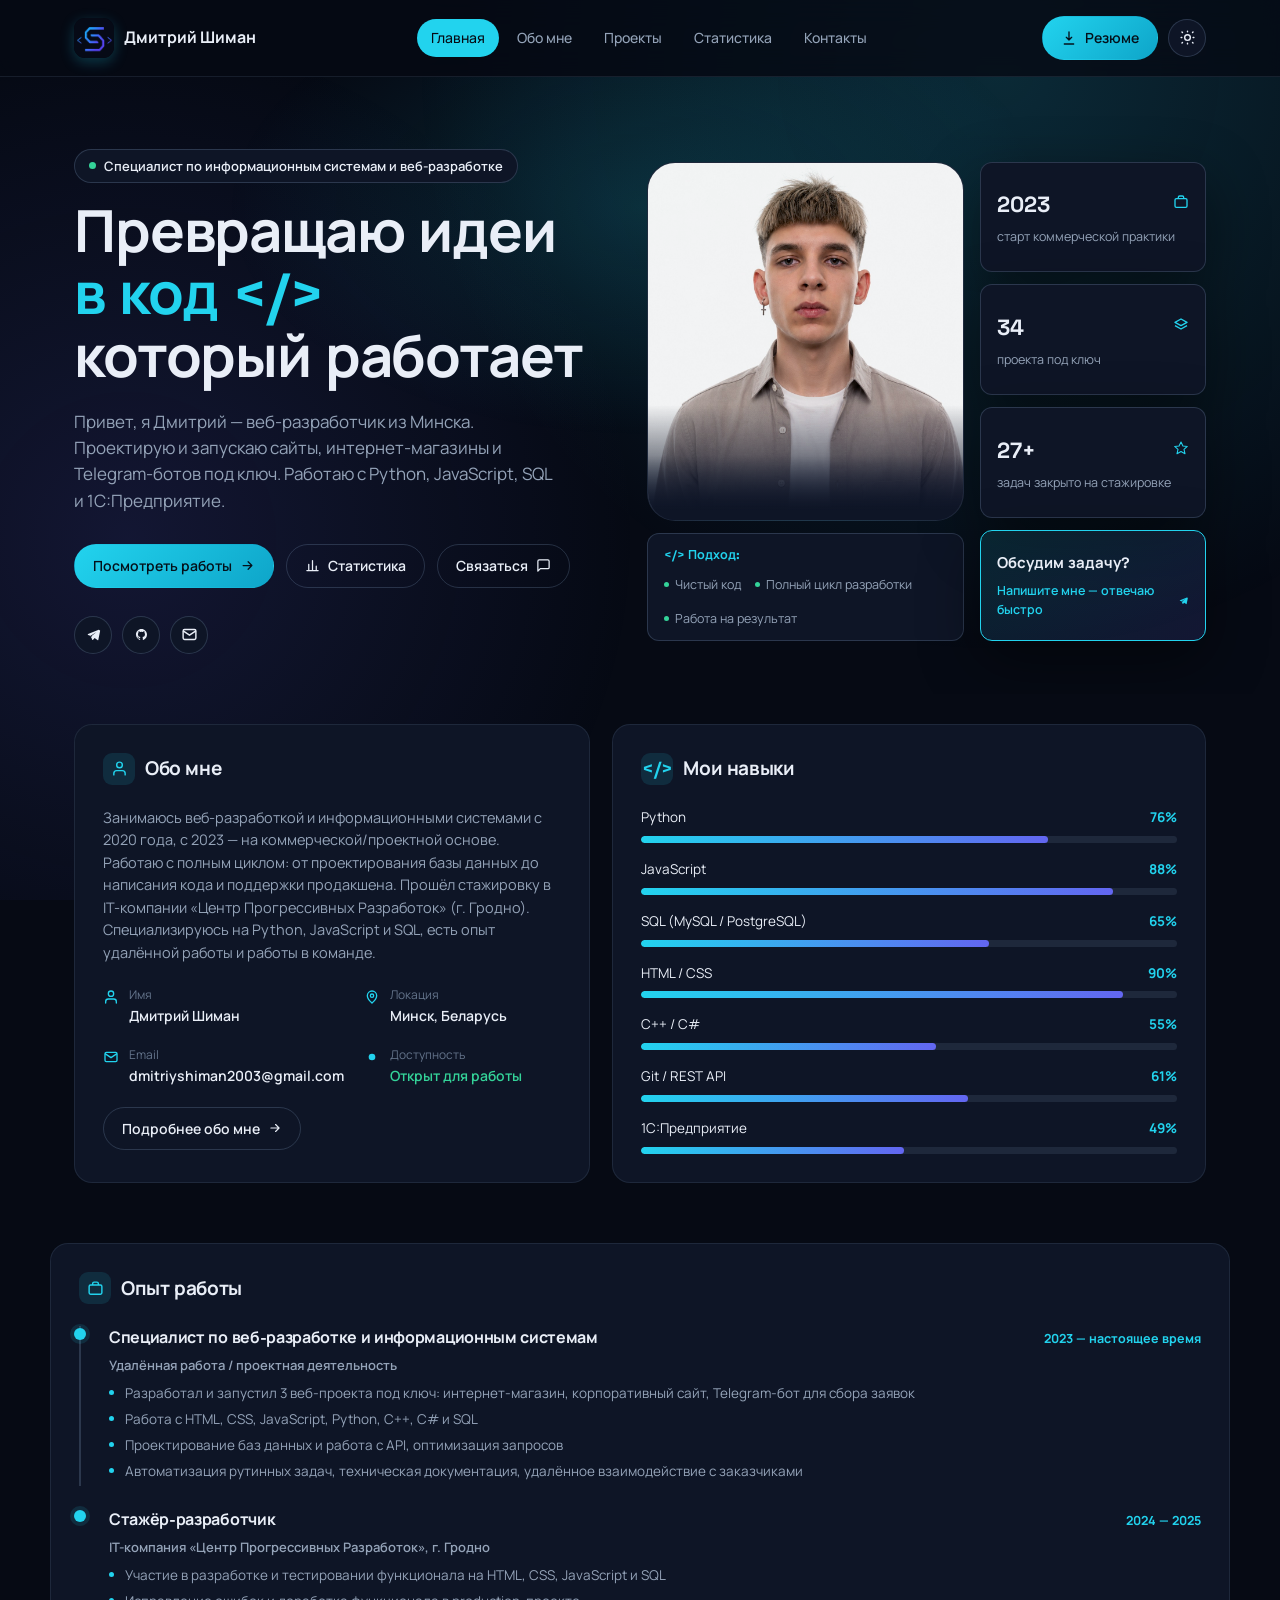
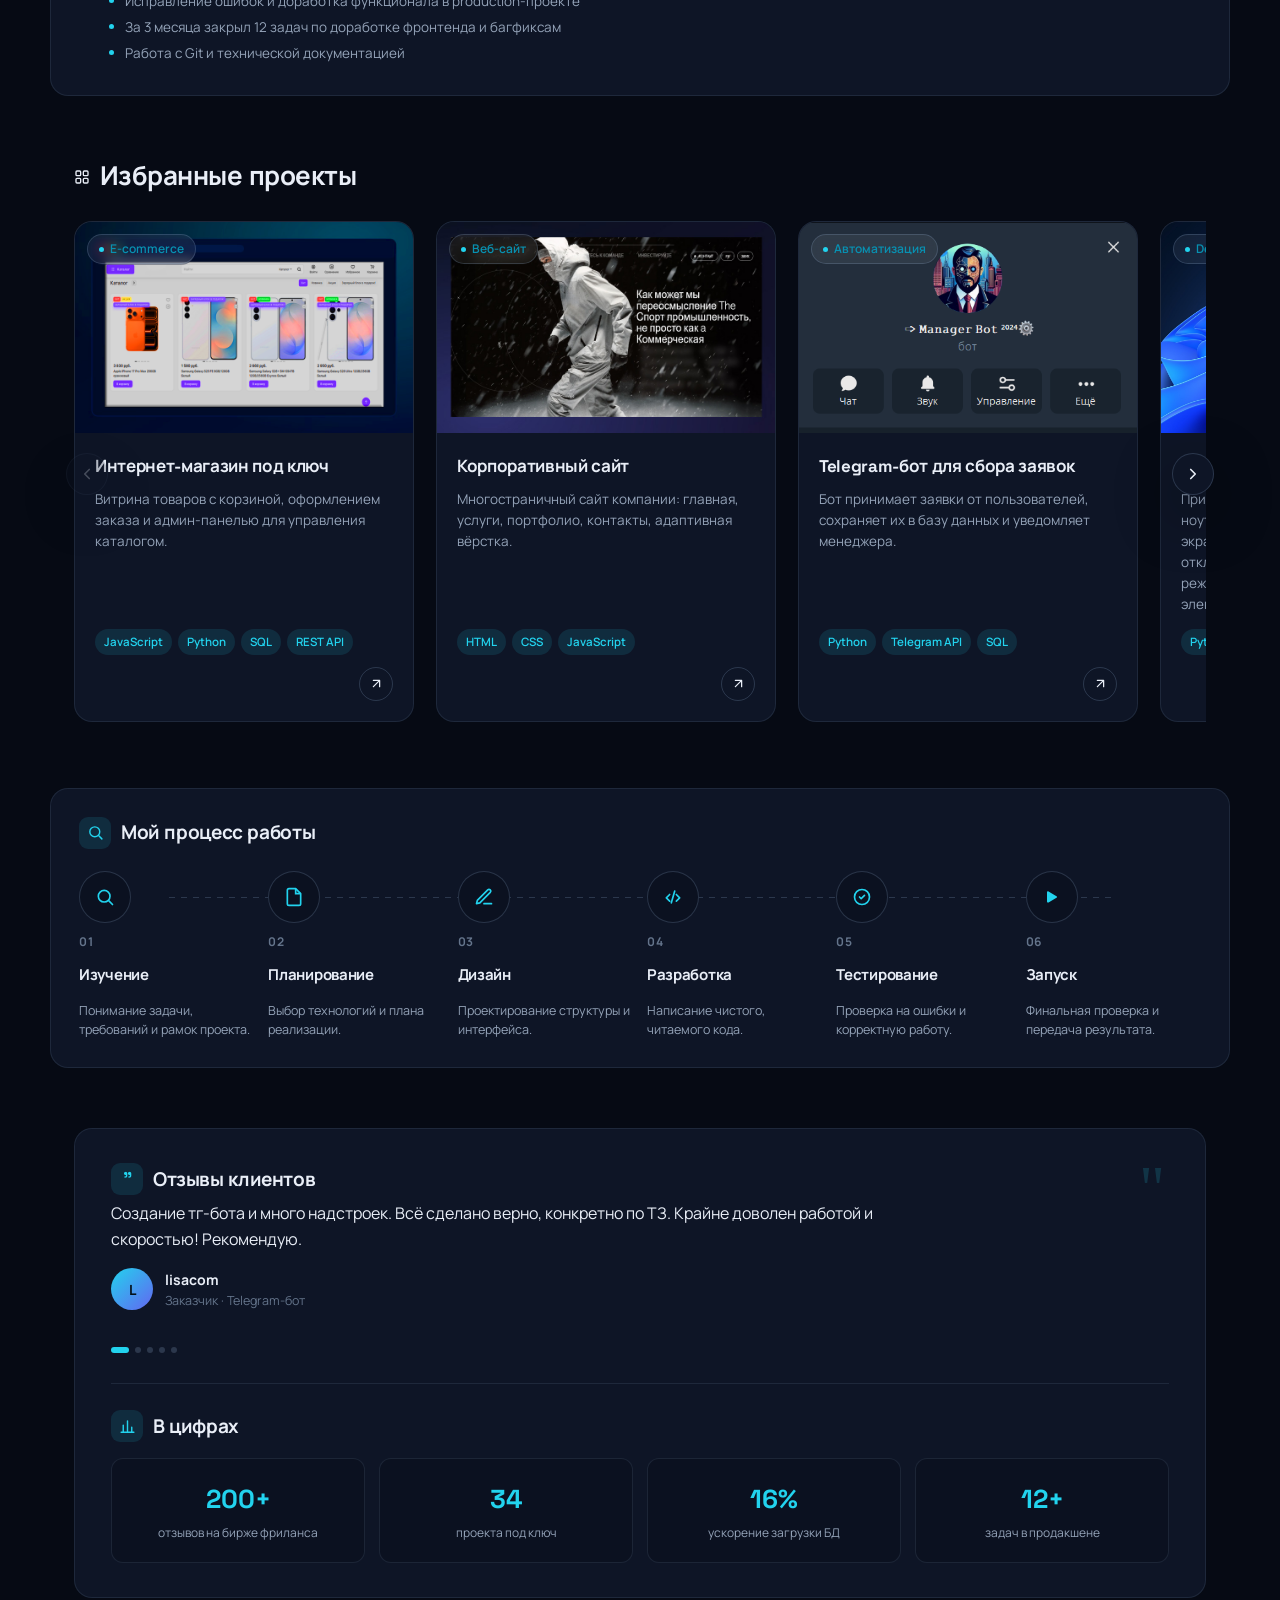
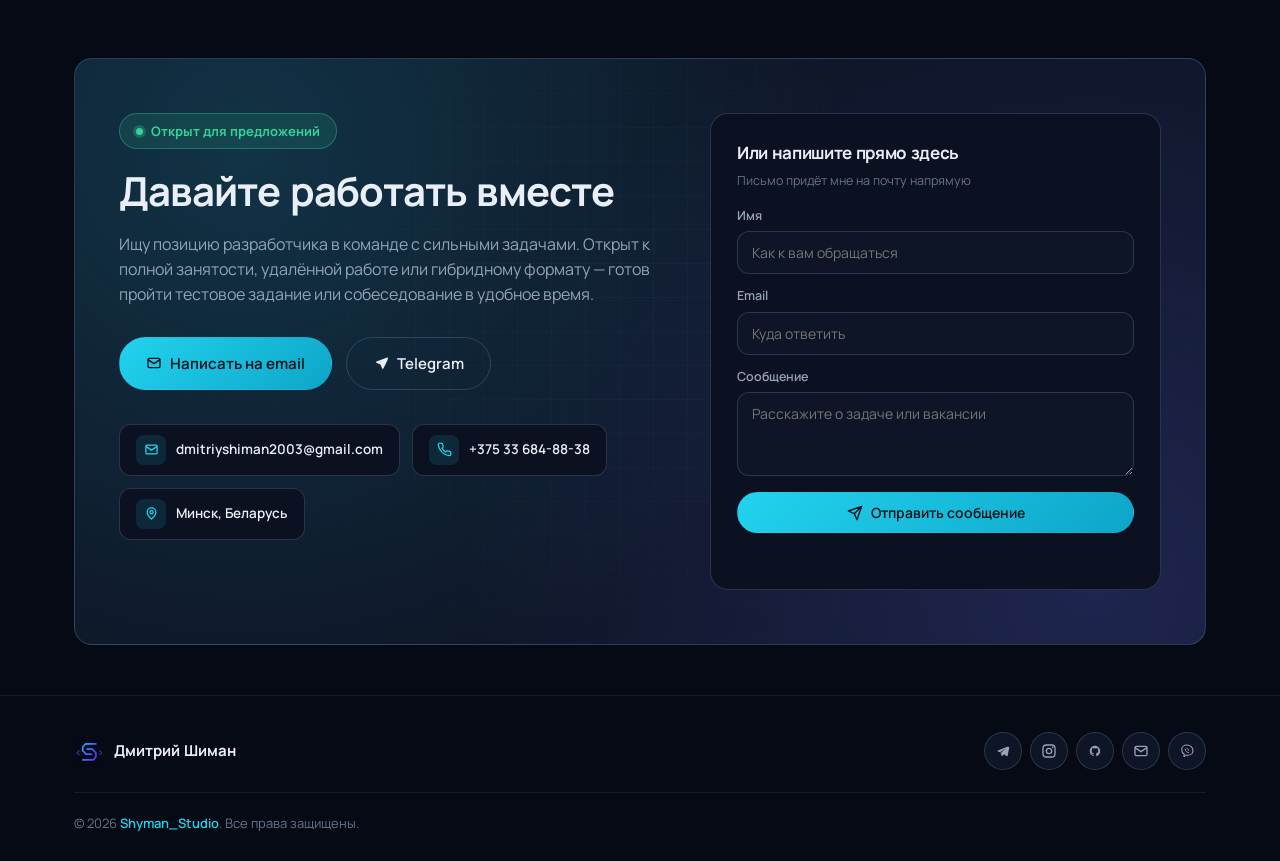
<file: index.html>
<!DOCTYPE html>
<html lang="ru">
<head>
<meta charset="UTF-8" />
<meta name="viewport" content="width=device-width, initial-scale=1.0" />
<title>Дмитрий Шиман — Портфолио</title>
<meta name="description" content="Портфолио веб-разработчика Дмитрия Шимана" />
<link rel="icon" href="assets/favicon.ico" sizes="any">
<link rel="icon" type="image/png" sizes="32x32" href="assets/favicon-32.png">
<link rel="icon" type="image/png" href="assets/logo-icon.png">
<link rel="apple-touch-icon" href="assets/favicon-180.png">
<link rel="preconnect" href="https://fonts.googleapis.com">
<link href="https://fonts.googleapis.com/css2?family=Space+Grotesk:wght@500;600;700&family=Manrope:wght@400;500;600;700;800&display=swap" rel="stylesheet">
<link rel="stylesheet" href="style.css" />
</head>
<body>

<header class="site-header">
  <div class="scroll-progress" id="scrollProgress"></div>
  <div class="header-inner">
    <div class="brand">
      <img src="assets/logo-icon.png" alt="Логотип" width="40" height="40" style="border-radius:11px;" />
      <span id="brandName">Дмитрий Шиман</span>
    </div>

    <nav class="main-nav" id="mainNav">
      <a href="#home" class="active">Главная</a>
      <a href="#about">Обо мне</a>
      <a href="#projects">Проекты</a>
      <a href="statistics.html">Статистика</a>
      <a href="#contact">Контакты</a>
    </nav>

    <div class="header-actions">
      <a class="btn btn-primary" id="cvBtn" href="#" download>
        <svg viewBox="0 0 24 24" fill="none" width="16" height="16"><path d="M12 3v12m0 0l-4-4m4 4l4-4M5 21h14" stroke="currentColor" stroke-width="2" stroke-linecap="round" stroke-linejoin="round"/></svg>
        <span>Резюме</span>
      </a>
      <button class="icon-btn" id="themeToggle" aria-label="Переключить тему">
        <svg viewBox="0 0 24 24" fill="none" width="17" height="17"><path d="M12 3v1M12 20v1M4.2 4.2l.7.7M19.1 19.1l.7.7M3 12h1M20 12h1M4.2 19.8l.7-.7M19.1 4.9l.7-.7M12 8a4 4 0 100 8 4 4 0 000-8z" stroke="currentColor" stroke-width="2" stroke-linecap="round"/></svg>
      </button>
      <button class="icon-btn nav-toggle" id="navToggle" aria-label="Меню">
        <svg viewBox="0 0 24 24" fill="none" width="18" height="18"><path d="M4 7h16M4 12h16M4 17h16" stroke="currentColor" stroke-width="2" stroke-linecap="round"/></svg>
      </button>
    </div>
  </div>
</header>

<div class="mobile-nav" id="mobileNav">
  <button class="icon-btn close-btn" id="mobileNavClose" aria-label="Закрыть меню">✕</button>
  <a href="#home">Главная</a>
  <a href="#about">Обо мне</a>
  <a href="#projects">Проекты</a>
  <a href="#contact">Контакты</a>
  <a href="statistics.html" style="margin-top: 20px; color: var(--accent);">Cтатистика</a>
</div>

<main>
  <!-- HERO -->
  <section class="hero" id="home">
    <div class="wrap hero-grid">
      <div>
        <span class="badge"><span class="dot"></span><span id="heroRole">Full-stack разработчик</span></span>
        <h1 id="heroTitle">Я создаю цифровые <span class="accent">продукты</span><br>которые важны.</h1>
        <p class="hero-text" id="heroText">Текст о себе.</p>
        <div class="hero-cta">
          <a href="#projects" class="btn btn-primary">Посмотреть работы
            <svg viewBox="0 0 24 24" fill="none" width="15" height="15"><path d="M5 12h14M13 6l6 6-6 6" stroke="currentColor" stroke-width="2" stroke-linecap="round" stroke-linejoin="round"/></svg>
          </a>
          <a href="statistics.html" class="btn btn-outline">
            <svg viewBox="0 0 24 24" fill="none" width="15" height="15"><path d="M3 20h18M6 20V10M12 20V4M18 20v-7" stroke="currentColor" stroke-width="2" stroke-linecap="round"/></svg>
            Статистика
          </a>
          <a href="#contact" class="btn btn-outline">Связаться
            <svg viewBox="0 0 24 24" fill="none" width="15" height="15"><path d="M21 15a2 2 0 01-2 2H7l-4 4V5a2 2 0 012-2h14a2 2 0 012 2z" stroke="currentColor" stroke-width="2" stroke-linecap="round" stroke-linejoin="round"/></svg>
          </a>
        </div>
        <div class="social-row" id="socialRow"></div>
      </div>

      <div class="hero-visual">
        <div class="hero-photo-col">
          <div class="hero-photo-frame" id="heroPhotoFrame">
            <div class="placeholder-face">Ваше фото<br><span style="font-size:12px">замените heroImage в config.js</span></div>
          </div>
          <div class="hero-approach-strip">
            <span class="head">&lt;/&gt; Подход:</span>
            <ul id="heroBadgesList"></ul>
          </div>
        </div>
        <div class="floating-stats" id="floatingStats"></div>
      </div>
    </div>
  </section>

  <!-- ABOUT + SKILLS -->
  <section id="about">
    <div class="wrap two-col">
      <div class="panel reveal">
        <div class="panel-head">
          <h3><span class="icon-wrap"><svg viewBox="0 0 24 24" fill="none" width="16" height="16"><path d="M20 21v-2a4 4 0 00-4-4H8a4 4 0 00-4 4v2M12 11a4 4 0 100-8 4 4 0 000 8z" stroke="currentColor" stroke-width="2" stroke-linecap="round" stroke-linejoin="round"/></svg></span>Обо мне</h3>
        </div>
        <p id="aboutText" style="color:var(--text-dim); font-size:14.5px;"></p>
        <div class="about-fields-grid">
          <div class="about-field">
            <svg viewBox="0 0 24 24" fill="none"><path d="M20 21v-2a4 4 0 00-4-4H8a4 4 0 00-4 4v2M12 11a4 4 0 100-8 4 4 0 000 8z" stroke="currentColor" stroke-width="2" stroke-linecap="round"/></svg>
            <div><div class="k">Имя</div><div class="v" id="aboutName"></div></div>
          </div>
          <div class="about-field">
            <svg viewBox="0 0 24 24" fill="none"><path d="M12 21s-7-6.2-7-11a7 7 0 1114 0c0 4.8-7 11-7 11z" stroke="currentColor" stroke-width="2"/><circle cx="12" cy="10" r="2.5" stroke="currentColor" stroke-width="2"/></svg>
            <div><div class="k">Локация</div><div class="v" id="aboutLocation"></div></div>
          </div>
          <div class="about-field">
            <svg viewBox="0 0 24 24" fill="none"><rect x="3" y="5" width="18" height="14" rx="2" stroke="currentColor" stroke-width="2"/><path d="M3 7l9 6 9-6" stroke="currentColor" stroke-width="2"/></svg>
            <div><div class="k">Email</div><div class="v" id="aboutEmail"></div></div>
          </div>
          <div class="about-field">
            <svg viewBox="0 0 24 24" fill="none" class="availability-dot"><circle cx="12" cy="12" r="5" fill="currentColor"/></svg>
            <div><div class="k">Доступность</div><div class="v" id="aboutAvailability" style="color:var(--success)"></div></div>
          </div>
        </div>
        <a href="#contact" class="btn btn-outline">Подробнее обо мне
          <svg viewBox="0 0 24 24" fill="none" width="14" height="14"><path d="M5 12h14M13 6l6 6-6 6" stroke="currentColor" stroke-width="2" stroke-linecap="round" stroke-linejoin="round"/></svg>
        </a>
      </div>

      <div class="panel reveal" id="skills">
        <div class="panel-head">
          <h3><span class="icon-wrap">&lt;/&gt;</span>Мои навыки</h3>
        </div>
        <div id="skillsList"></div>
      </div>
    </div>
  </section>

  <!-- EXPERIENCE -->
  <section id="experience">
    <div class="wrap panel reveal">
      <div class="panel-head">
        <h3><span class="icon-wrap"><svg viewBox="0 0 24 24" fill="none" width="16" height="16"><rect x="3" y="7" width="18" height="13" rx="2" stroke="currentColor" stroke-width="2"/><path d="M8 7V5a2 2 0 012-2h4a2 2 0 012 2v2" stroke="currentColor" stroke-width="2"/></svg></span>Опыт работы</h3>
      </div>
      <div class="timeline" id="experienceList"></div>
    </div>
  </section>

  <!-- PROJECTS -->
  <section id="projects">
    <div class="wrap">
      <div class="section-head reveal">
        <h2><span class="icon-wrap" style="display:inline-grid"><svg viewBox="0 0 24 24" fill="none" width="16" height="16"><rect x="3" y="3" width="7" height="7" rx="1.5" stroke="currentColor" stroke-width="2"/><rect x="14" y="3" width="7" height="7" rx="1.5" stroke="currentColor" stroke-width="2"/><rect x="3" y="14" width="7" height="7" rx="1.5" stroke="currentColor" stroke-width="2"/><rect x="14" y="14" width="7" height="7" rx="1.5" stroke="currentColor" stroke-width="2"/></svg></span>Избранные проекты</h2>
      </div>
      <div class="projects-scroller">
        <button class="projects-arrow prev" id="projectsPrev" aria-label="Прокрутить влево">
          <svg viewBox="0 0 24 24" fill="none"><path d="M15 6l-6 6 6 6" stroke="currentColor" stroke-width="2.2" stroke-linecap="round" stroke-linejoin="round"/></svg>
        </button>
        <div class="projects-grid" id="projectsGrid"></div>
        <button class="projects-arrow next" id="projectsNext" aria-label="Прокрутить вправо">
          <svg viewBox="0 0 24 24" fill="none"><path d="M9 6l6 6-6 6" stroke="currentColor" stroke-width="2.2" stroke-linecap="round" stroke-linejoin="round"/></svg>
        </button>
      </div>
    </div>
  </section>

  <!-- PROCESS -->
  <section id="process">
    <div class="wrap panel reveal">
      <div class="panel-head">
        <h3><span class="icon-wrap"><svg viewBox="0 0 24 24" fill="none" width="16" height="16"><circle cx="11" cy="11" r="7" stroke="currentColor" stroke-width="2"/><path d="M21 21l-4.3-4.3" stroke="currentColor" stroke-width="2" stroke-linecap="round"/></svg></span>Мой процесс работы</h3>
      </div>
      <div class="process-track" id="processTrack"></div>
    </div>
  </section>

  <!-- TESTIMONIALS + NUMBERS -->
  <section id="testimonials">
    <div class="wrap">
      <div class="panel social-proof-panel reveal">
        <div class="social-proof-top">
          <div class="panel-head" style="margin-bottom: 6px;">
            <h3><span class="icon-wrap" style="font-size:18px;">"</span>Отзывы клиентов</h3>
          </div>
          <div class="testimonial-quote-mark">"</div>
          <div id="testimonialSlot"></div>
          <div class="testimonial-dots" id="testimonialDots"></div>
        </div>
        <div class="social-proof-divider"></div>
        <div class="social-proof-bottom">
          <div class="panel-head" style="margin-bottom: 16px;">
            <h3><span class="icon-wrap"><svg viewBox="0 0 24 24" fill="none" width="16" height="16"><path d="M3 20h18M6 20V10M12 20V4M18 20v-7" stroke="currentColor" stroke-width="2" stroke-linecap="round"/></svg></span>В цифрах</h3>
          </div>
          <div class="numbers-grid" id="numbersGrid"></div>
        </div>
      </div>
    </div>
  </section>

  <!-- CONTACT -->
  <section id="contact">
    <div class="wrap">
      <div class="contact-cta reveal">
        <div class="contact-cta-grid">
          <div class="contact-cta-inner">
            <span class="contact-availability"><span class="dot"></span><span id="contactAvailability">Открыт для предложений</span></span>
            <h2 id="contactHeading"></h2>
            <p class="lead" id="contactText"></p>
            <div class="contact-actions">
              <a href="#" id="contactEmailBtn" class="btn btn-primary">
                <svg viewBox="0 0 24 24" fill="none" width="16" height="16"><rect x="3" y="5" width="18" height="14" rx="2" stroke="currentColor" stroke-width="2"/><path d="M3 7l9 6 9-6" stroke="currentColor" stroke-width="2"/></svg>
                Написать на email
              </a>
              <span class="copy-toast" id="copyToast">Email скопирован</span>
              <a href="#" id="contactTelegramBtn" class="btn btn-outline" target="_blank" rel="noopener">
                <svg viewBox="0 0 24 24" fill="currentColor" width="16" height="16"><path d="M22 5.9c-.15.28-.06.62.2.8L15.6 20.4a1 1 0 01-1.75-.1l-2.7-6-6-2.7a1 1 0 01-.1-1.75L21.3 3.9c.68-.34 1.42.4 1.08 1.08z"/></svg>
                Telegram
              </a>
            </div>
            <div class="contact-chips">
              <div class="contact-chip">
                <span class="icon-wrap"><svg viewBox="0 0 24 24" fill="none"><rect x="3" y="5" width="18" height="14" rx="2" stroke="currentColor" stroke-width="2"/><path d="M3 7l9 6 9-6" stroke="currentColor" stroke-width="2"/></svg></span>
                <span class="v" id="contactEmail"></span>
              </div>
              <div class="contact-chip">
                <span class="icon-wrap"><svg viewBox="0 0 24 24" fill="none"><path d="M22 16.92v3a2 2 0 01-2.18 2 19.8 19.8 0 01-8.63-3.07 19.5 19.5 0 01-6-6A19.8 19.8 0 012.11 4.18 2 2 0 014.09 2h3a2 2 0 012 1.72c.13.99.36 1.96.68 2.89a2 2 0 01-.45 2.11L8.1 9.9a16 16 0 006 6l1.18-1.18a2 2 0 012.11-.45 12.8 12.8 0 002.89.68A2 2 0 0122 16.92z" stroke="currentColor" stroke-width="2"/></svg></span>
                <span class="v" id="contactPhone"></span>
              </div>
              <div class="contact-chip">
                <span class="icon-wrap"><svg viewBox="0 0 24 24" fill="none"><path d="M12 21s-7-6.2-7-11a7 7 0 1114 0c0 4.8-7 11-7 11z" stroke="currentColor" stroke-width="2"/><circle cx="12" cy="10" r="2.5" stroke="currentColor" stroke-width="2"/></svg></span>
                <span class="v" id="contactLocation"></span>
              </div>
            </div>
          </div>

          <form class="contact-form-card" 
      action="https://formspree.io/f/xkjnjdnv" 
      method="POST"
      id="contactForm">
  <h3>Или напишите прямо здесь</h3>
  <p class="contact-form-note">Письмо придёт мне на почту напрямую</p>
  
  <!-- Скрытое поле для защиты от спама (опционально) -->
  <input type="text" name="_gotcha" style="display:none" />
  
  <label>
    <span>Имя</span>
    <input type="text" name="name" placeholder="Как к вам обращаться" required />
  </label>
  <label>
    <span>Email</span>
    <input type="email" name="email" placeholder="Куда ответить" required />
  </label>
  <label>
    <span>Сообщение</span>
    <textarea name="message" placeholder="Расскажите о задаче или вакансии" required></textarea>
  </label>
  
  <button type="submit" class="btn btn-primary" id="contactFormSubmit">
    <svg viewBox="0 0 24 24" fill="none" width="16" height="16">
      <path d="M22 2L11 13M22 2l-7 20-4-9-9-4 20-7z" stroke="currentColor" stroke-width="2" stroke-linecap="round" stroke-linejoin="round"/>
    </svg>
    Отправить сообщение
  </button>
  
  <p class="contact-form-status" id="contactFormStatus"></p>
</form>
        </div>
      </div>
    </div>
  </section>
</main>

<footer class="site-footer">
  <div class="wrap">
    <div class="footer-top">
      <div class="footer-brand">
        <img src="assets/logo-icon.png" alt="Логотип" />
        <span id="footerName">Дмитрий Шиман</span>
      </div>
      <div class="footer-socials" id="footerSocials"></div>
    </div>
    <div class="footer-bottom">
      <span>© <span id="footerYear"></span> <span class="studio">Shyman_Studio</span>. Все права защищены.</span>
    </div>
  </div>
</footer>

<button class="back-to-top" id="backToTop" aria-label="Наверх">
  <svg viewBox="0 0 24 24" fill="none" width="18" height="18"><path d="M12 19V5M5 12l7-7 7 7" stroke="currentColor" stroke-width="2.2" stroke-linecap="round" stroke-linejoin="round"/></svg>
</button>

<script src="config.js"></script>
<script src="script.js"></script>
</body>
</html>
</file>
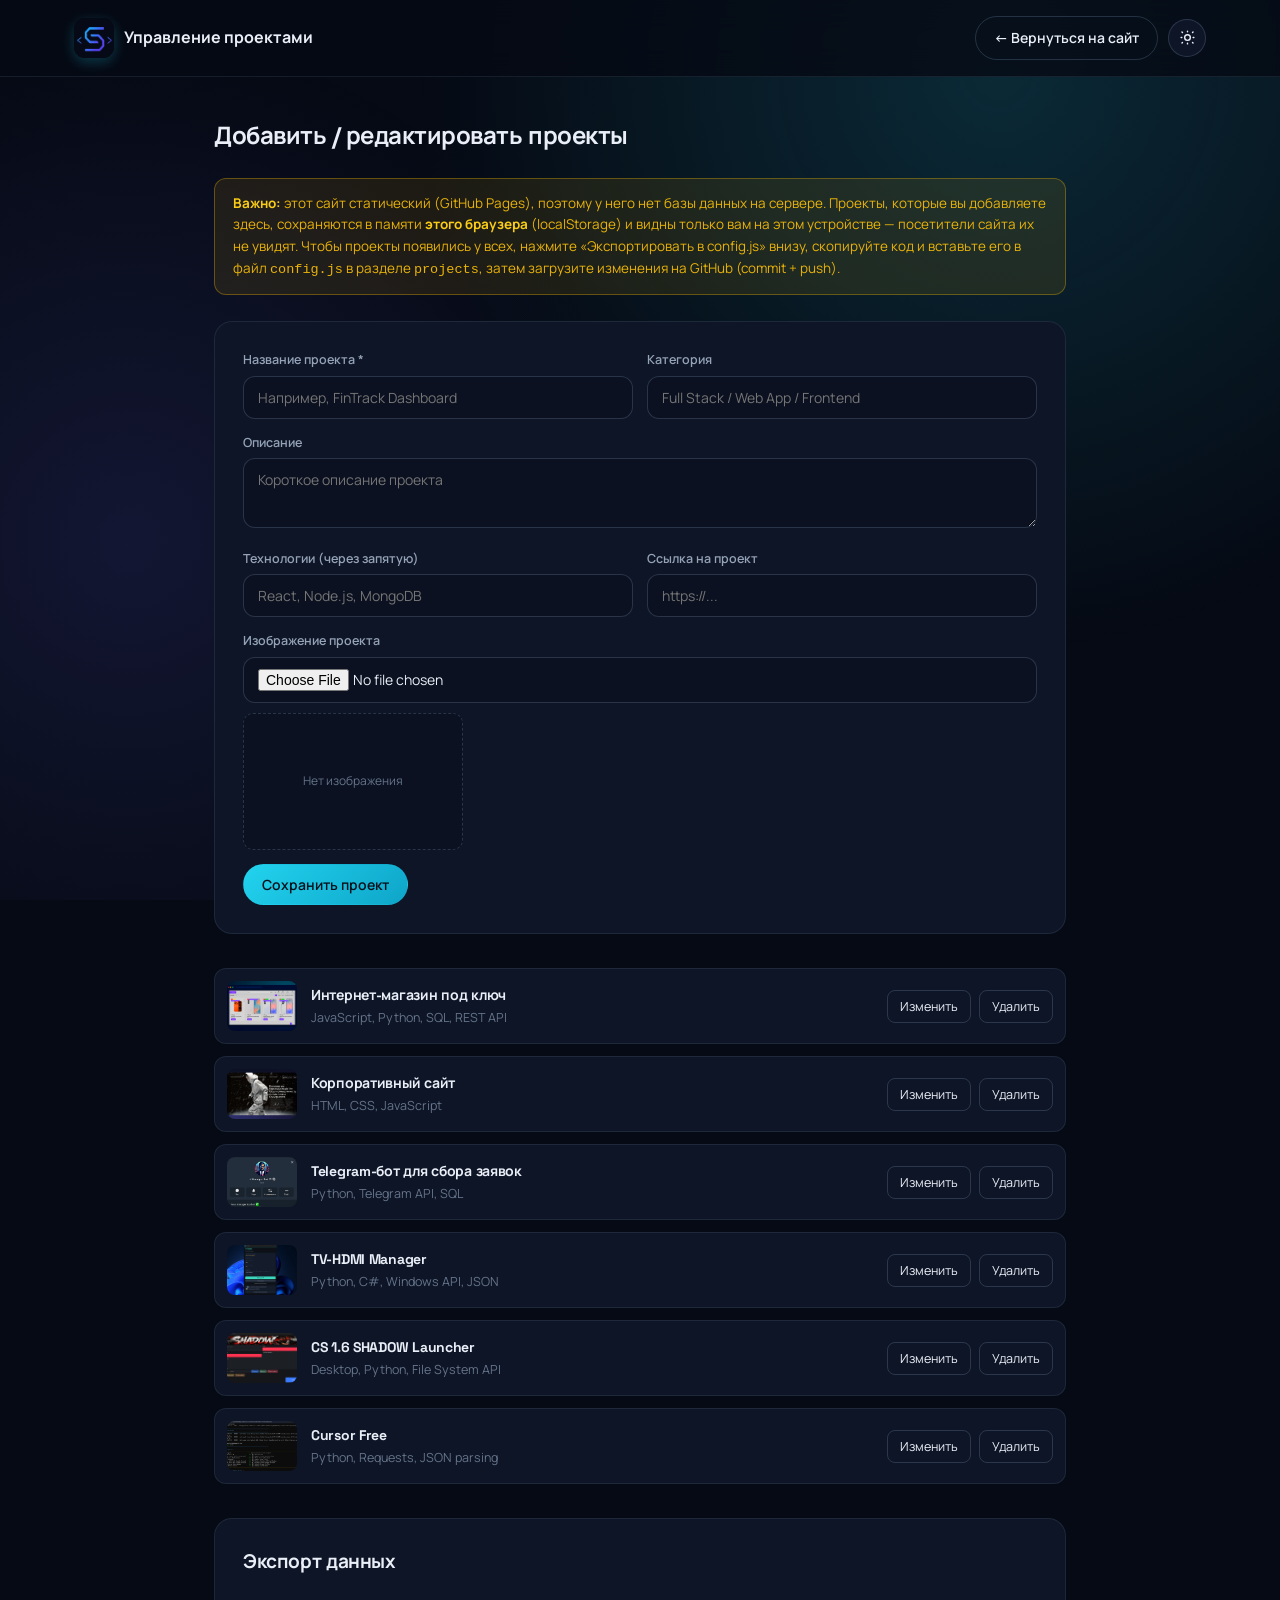
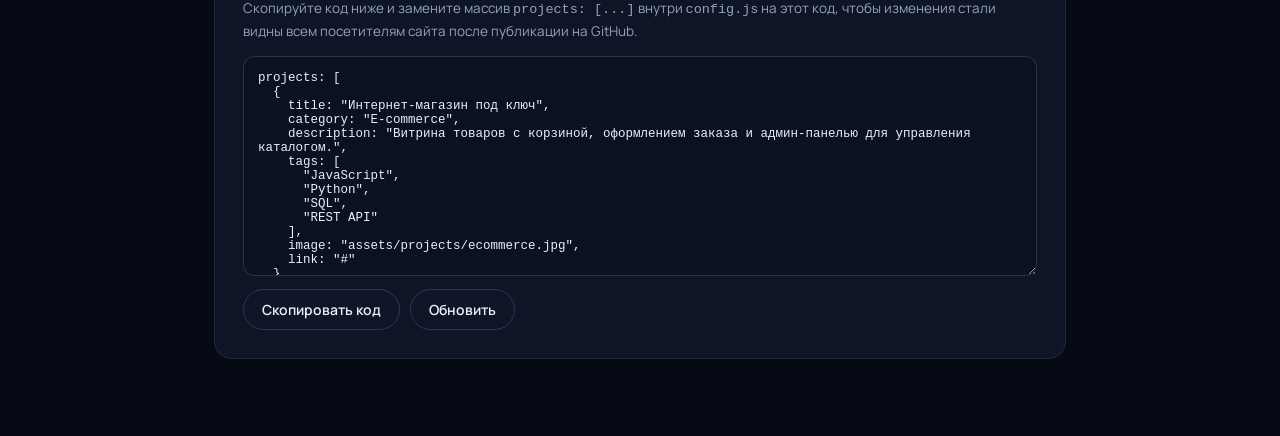
<file: admin.html>
<!DOCTYPE html>
<html lang="ru">
<head>
<meta charset="UTF-8" />
<meta name="viewport" content="width=device-width, initial-scale=1.0" />
<title>Управление проектами — Портфолио</title>
<link rel="icon" href="assets/favicon.ico" sizes="any">
<link rel="icon" type="image/png" href="assets/logo-icon.png">
<link rel="preconnect" href="https://fonts.googleapis.com">
<link href="https://fonts.googleapis.com/css2?family=Space+Grotesk:wght@500;600;700&family=Manrope:wght@400;500;600;700;800&display=swap" rel="stylesheet">
<link rel="stylesheet" href="style.css" />
<style>
  .admin-wrap { max-width: 900px; margin: 0 auto; padding: 40px 24px 80px; }
  .admin-header { display:flex; align-items:center; justify-content:space-between; margin-bottom: 24px; gap: 12px; flex-wrap: wrap; }
  .admin-header h1 { font-size: 24px; }
  .warning-box {
    background: rgba(234, 179, 8, 0.1); border: 1px solid rgba(234, 179, 8, 0.35);
    color: #eab308; border-radius: var(--radius-sm); padding: 14px 18px; font-size: 13.5px; margin-bottom: 26px;
    line-height: 1.6;
  }
  .warning-box strong { color: #facc15; }
  .form-grid { display: grid; grid-template-columns: 1fr 1fr; gap: 14px; margin-bottom: 14px; }
  .form-grid .full { grid-column: 1 / -1; }
  .field label { display:block; font-size: 12.5px; color: var(--text-dim); margin-bottom: 6px; font-weight: 600; }
  .field input, .field textarea, .field select {
    width: 100%; padding: 11px 14px; border-radius: var(--radius-sm);
    background: var(--bg-soft); border: 1px solid var(--panel-border-strong); color: var(--text);
    font-family: inherit; font-size: 14px;
  }
  .field textarea { min-height: 70px; resize: vertical; }
  .image-preview { margin-top: 10px; width: 100%; max-width: 220px; aspect-ratio: 16/10; border-radius: 10px; overflow: hidden; background: var(--bg-soft); border: 1px dashed var(--panel-border-strong); display:grid; place-items:center; font-size: 12px; color: var(--text-dimmer); }
  .image-preview img { width: 100%; height: 100%; object-fit: cover; }
  .btn-row { display:flex; gap: 10px; margin-top: 6px; flex-wrap: wrap; }
  .admin-list { margin-top: 34px; display: flex; flex-direction: column; gap: 12px; }
  .admin-item { display:flex; gap:14px; align-items:center; padding: 12px; border-radius: var(--radius-sm); border: 1px solid var(--panel-border); background: var(--panel); }
  .admin-item .thumb { width: 70px; height: 50px; border-radius: 8px; overflow:hidden; background: var(--bg-soft); flex-shrink:0; display:grid; place-items:center; font-size:10px; color:var(--text-dimmer); }
  .admin-item .thumb img { width:100%; height:100%; object-fit:cover; }
  .admin-item .info { flex: 1; min-width:0; }
  .admin-item .info h4 { font-size: 14px; margin-bottom: 2px; }
  .admin-item .info p { font-size: 12.5px; color: var(--text-dimmer); white-space: nowrap; overflow: hidden; text-overflow: ellipsis; }
  .admin-item .actions { display:flex; gap:8px; }
  .small-btn { padding: 7px 12px; font-size: 12.5px; border-radius: 8px; border: 1px solid var(--panel-border-strong); background: transparent; color: var(--text); }
  .small-btn.danger:hover { border-color: #f87171; color: #f87171; }
  .small-btn.edit:hover { border-color: var(--accent); color: var(--accent); }
  textarea#jsonBox { width: 100%; min-height: 220px; font-family: monospace; font-size: 12.5px; background: var(--bg-soft); border: 1px solid var(--panel-border-strong); border-radius: var(--radius-sm); color: var(--text); padding: 14px; }
</style>
</head>
<body>

<header class="site-header">
  <div class="header-inner">
    <div class="brand"><img src="assets/logo-icon.png" alt="Логотип" width="40" height="40" style="border-radius:11px;" /><span>Управление проектами</span></div>
    <div class="header-actions">
      <a class="btn btn-outline" href="index.html">← Вернуться на сайт</a>
      <button class="icon-btn" id="themeToggle" aria-label="Тема">
        <svg viewBox="0 0 24 24" fill="none" width="17" height="17"><path d="M12 3v1M12 20v1M4.2 4.2l.7.7M19.1 19.1l.7.7M3 12h1M20 12h1M4.2 19.8l.7-.7M19.1 4.9l.7-.7M12 8a4 4 0 100 8 4 4 0 000-8z" stroke="currentColor" stroke-width="2" stroke-linecap="round"/></svg>
      </button>
    </div>
  </div>
</header>

<div class="admin-wrap">
  <div class="admin-header">
    <h1>Добавить / редактировать проекты</h1>
  </div>

  <div class="warning-box">
    <strong>Важно:</strong> этот сайт статический (GitHub Pages), поэтому у него нет базы данных на сервере.
    Проекты, которые вы добавляете здесь, сохраняются в памяти <strong>этого браузера</strong> (localStorage) и видны
    только вам на этом устройстве — посетители сайта их не увидят. Чтобы проекты появились у всех, нажмите
    «Экспортировать в config.js» внизу, скопируйте код и вставьте его в файл <code>config.js</code> в разделе
    <code>projects</code>, затем загрузите изменения на GitHub (commit + push).
  </div>

  <form id="projectForm" class="panel">
    <input type="hidden" id="editIndex" value="-1" />
    <div class="form-grid">
      <div class="field"><label>Название проекта *</label><input type="text" id="pTitle" required placeholder="Например, FinTrack Dashboard" /></div>
      <div class="field"><label>Категория</label><input type="text" id="pCategory" placeholder="Full Stack / Web App / Frontend" /></div>
      <div class="field full"><label>Описание</label><textarea id="pDescription" placeholder="Короткое описание проекта"></textarea></div>
      <div class="field"><label>Технологии (через запятую)</label><input type="text" id="pTags" placeholder="React, Node.js, MongoDB" /></div>
      <div class="field"><label>Ссылка на проект</label><input type="text" id="pLink" placeholder="https://..." /></div>
      <div class="field full">
        <label>Изображение проекта</label>
        <input type="file" id="pImageFile" accept="image/*" />
        <div class="image-preview" id="pImagePreview">Нет изображения</div>
      </div>
    </div>
    <div class="btn-row">
      <button type="submit" class="btn btn-primary">Сохранить проект</button>
      <button type="button" class="btn btn-outline" id="cancelEdit" style="display:none;">Отменить редактирование</button>
    </div>
  </form>

  <div class="admin-list" id="adminList"></div>

  <div class="panel" style="margin-top: 34px;">
    <div class="panel-head"><h3>Экспорт данных</h3></div>
    <p style="font-size:13.5px; color:var(--text-dim); margin-bottom:14px;">
      Скопируйте код ниже и замените массив <code>projects: [...]</code> внутри <code>config.js</code> на этот код,
      чтобы изменения стали видны всем посетителям сайта после публикации на GitHub.
    </p>
    <textarea id="jsonBox" readonly></textarea>
    <div class="btn-row">
      <button class="btn btn-outline" id="copyJsonBtn">Скопировать код</button>
      <button class="btn btn-outline" id="refreshJsonBtn">Обновить</button>
    </div>
  </div>
</div>

<script src="config.js"></script>
<script>
  const STORAGE_KEY = "portfolio_projects";
  let currentImageData = "";

  function loadProjects() {
    try {
      const stored = JSON.parse(localStorage.getItem(STORAGE_KEY) || "null");
      if (Array.isArray(stored)) return stored;
    } catch (e) {}
    return (SITE_CONFIG.projects || []).slice();
  }
  function saveProjects(list) {
    localStorage.setItem(STORAGE_KEY, JSON.stringify(list));
    renderList();
    refreshJson();
  }

  function renderList() {
    const list = loadProjects();
    const wrap = document.getElementById("adminList");
    if (!list.length) {
      wrap.innerHTML = `<p style="color:var(--text-dimmer); font-size:13.5px;">Проектов пока нет — добавьте первый через форму выше.</p>`;
      return;
    }
    wrap.innerHTML = list.map((p, i) => `
      <div class="admin-item">
        <div class="thumb">${p.image ? `<img src="${p.image}" alt="">` : "нет фото"}</div>
        <div class="info">
          <h4>${p.title}</h4>
          <p>${(p.tags || []).join(", ") || p.category || ""}</p>
        </div>
        <div class="actions">
          <button class="small-btn edit" data-edit="${i}">Изменить</button>
          <button class="small-btn danger" data-del="${i}">Удалить</button>
        </div>
      </div>
    `).join("");

    wrap.querySelectorAll("[data-edit]").forEach((btn) =>
      btn.addEventListener("click", () => editProject(parseInt(btn.dataset.edit)))
    );
    wrap.querySelectorAll("[data-del]").forEach((btn) =>
      btn.addEventListener("click", () => {
        if (confirm("Удалить этот проект?")) {
          const list = loadProjects();
          list.splice(parseInt(btn.dataset.del), 1);
          saveProjects(list);
        }
      })
    );
  }

  function editProject(index) {
    const list = loadProjects();
    const p = list[index];
    document.getElementById("editIndex").value = index;
    document.getElementById("pTitle").value = p.title || "";
    document.getElementById("pCategory").value = p.category || "";
    document.getElementById("pDescription").value = p.description || "";
    document.getElementById("pTags").value = (p.tags || []).join(", ");
    document.getElementById("pLink").value = p.link || "";
    currentImageData = p.image || "";
    const preview = document.getElementById("pImagePreview");
    preview.innerHTML = currentImageData ? `<img src="${currentImageData}" alt="">` : "Нет изображения";
    document.getElementById("cancelEdit").style.display = "inline-flex";
    document.getElementById("projectForm").scrollIntoView({ behavior: "smooth" });
  }

  document.getElementById("cancelEdit").addEventListener("click", () => {
    document.getElementById("projectForm").reset();
    document.getElementById("editIndex").value = -1;
    currentImageData = "";
    document.getElementById("pImagePreview").innerHTML = "Нет изображения";
    document.getElementById("cancelEdit").style.display = "none";
  });

  document.getElementById("pImageFile").addEventListener("change", (e) => {
    const file = e.target.files[0];
    if (!file) return;
    const reader = new FileReader();
    reader.onload = () => {
      currentImageData = reader.result;
      document.getElementById("pImagePreview").innerHTML = `<img src="${currentImageData}" alt="">`;
    };
    reader.readAsDataURL(file);
  });

  document.getElementById("projectForm").addEventListener("submit", (e) => {
    e.preventDefault();
    const list = loadProjects();
    const idx = parseInt(document.getElementById("editIndex").value);
    const project = {
      title: document.getElementById("pTitle").value.trim(),
      category: document.getElementById("pCategory").value.trim(),
      description: document.getElementById("pDescription").value.trim(),
      tags: document.getElementById("pTags").value.split(",").map((t) => t.trim()).filter(Boolean),
      link: document.getElementById("pLink").value.trim() || "#",
      image: currentImageData,
    };
    if (idx >= 0) list[idx] = project;
    else list.push(project);
    saveProjects(list);
    e.target.reset();
    document.getElementById("editIndex").value = -1;
    currentImageData = "";
    document.getElementById("pImagePreview").innerHTML = "Нет изображения";
    document.getElementById("cancelEdit").style.display = "none";
  });

  function refreshJson() {
    const list = loadProjects();
    const code = "projects: " + JSON.stringify(list, null, 2).replace(/"([a-zA-Z0-9_]+)":/g, "$1:") + ",";
    document.getElementById("jsonBox").value = code;
  }
  document.getElementById("refreshJsonBtn").addEventListener("click", refreshJson);
  document.getElementById("copyJsonBtn").addEventListener("click", () => {
    const box = document.getElementById("jsonBox");
    box.select();
    document.execCommand("copy");
    const btn = document.getElementById("copyJsonBtn");
    const old = btn.textContent;
    btn.textContent = "Скопировано!";
    setTimeout(() => (btn.textContent = old), 1500);
  });

  document.getElementById("themeToggle").addEventListener("click", () => {
    const current = document.documentElement.getAttribute("data-theme") === "light" ? "light" : "dark";
    const next = current === "light" ? "dark" : "light";
    if (next === "light") document.documentElement.setAttribute("data-theme", "light");
    else document.documentElement.removeAttribute("data-theme");
    localStorage.setItem("portfolio_theme", next);
  });
  const savedTheme = localStorage.getItem("portfolio_theme");
  if (savedTheme === "light") document.documentElement.setAttribute("data-theme", "light");

  renderList();
  refreshJson();
</script>
</body>
</html>
</file>
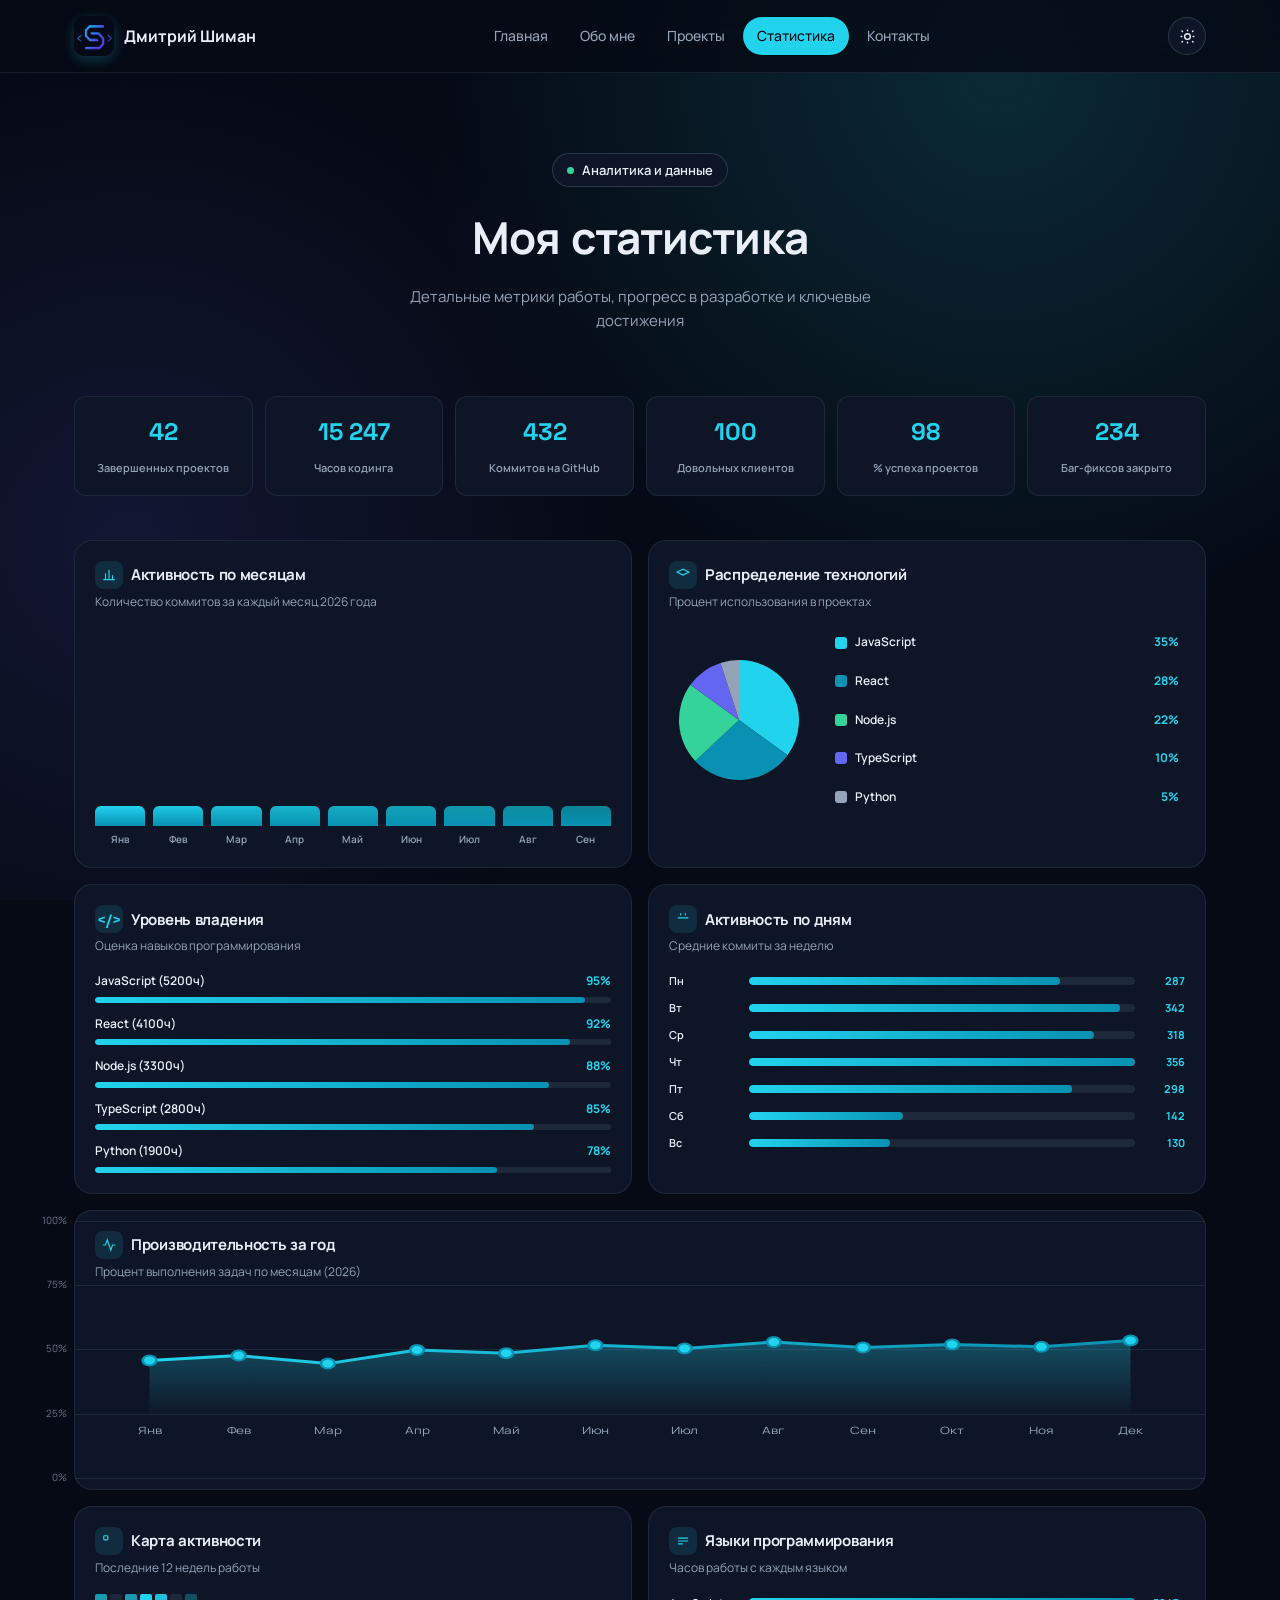
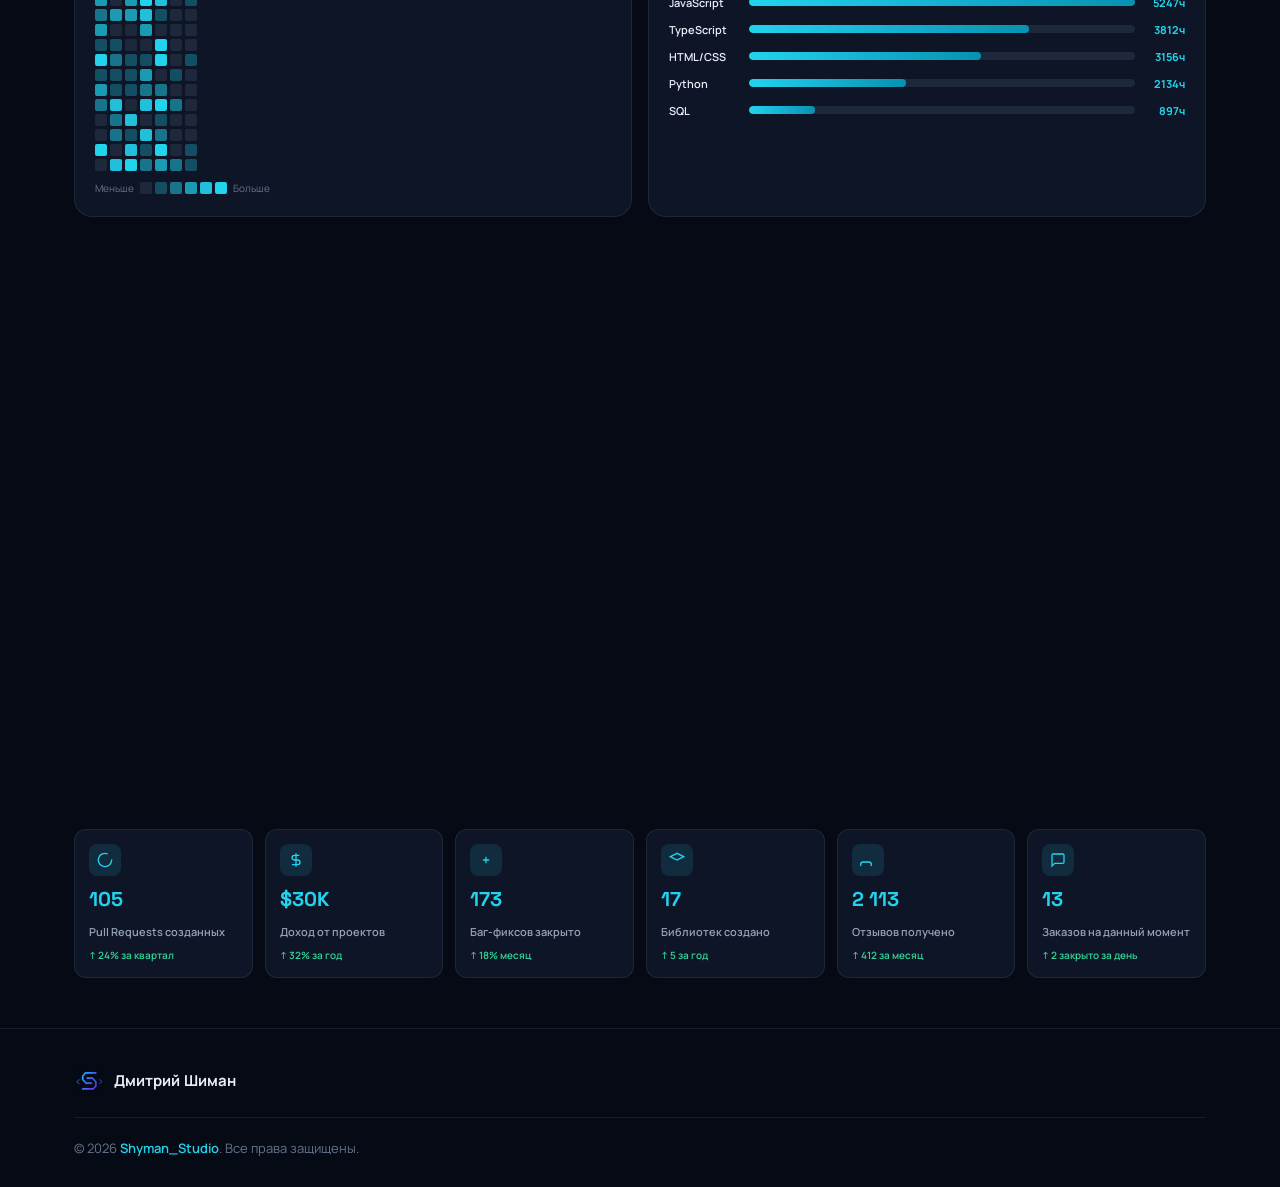
<file: statistics.html>
<!DOCTYPE html>
<html lang="ru">
<head>
<meta charset="UTF-8" />
<meta name="viewport" content="width=device-width, initial-scale=1.0" />
<title>Моя статистика — Дмитрий Шиман</title>
<meta name="description" content="Детальная статистика и аналитика работы веб-разработчика" />
<link rel="icon" href="assets/favicon.ico" sizes="any">
<link rel="preconnect" href="https://fonts.googleapis.com">
<link href="https://fonts.googleapis.com/css2?family=Space+Grotesk:wght@500;600;700&family=Manrope:wght@400;500;600;700;800&display=swap" rel="stylesheet">
<link rel="stylesheet" href="style.css" />
<style>
/* Компактная статистика */
.stats-hero {
  padding: 80px 0 40px;
  text-align: center;
}

.stats-hero h1 {
  font-size: clamp(32px, 4vw, 44px);
  margin-bottom: 12px;
}

.stats-hero .lead {
  font-size: 15px;
  color: var(--text-dim);
  max-width: 500px;
  margin: 0 auto 24px;
}

/* Компактная сетка метрик */
.mini-stats {
  display: grid;
  grid-template-columns: repeat(auto-fit, minmax(140px, 1fr));
  gap: 12px;
  margin-bottom: 24px;
}

.mini-stat {
  background: var(--panel);
  border: 1px solid var(--panel-border);
  border-radius: 12px;
  padding: 16px 14px;
  text-align: center;
  transition: all 0.3s ease;
}

.mini-stat:hover {
  transform: translateY(-2px);
  border-color: var(--accent);
}

.mini-stat-value {
  font-family: var(--font-display);
  font-size: 24px;
  font-weight: 700;
  color: var(--accent);
  display: block;
  margin-bottom: 4px;
}

.mini-stat-label {
  font-size: 11px;
  color: var(--text-dim);
  font-weight: 600;
}

/* Двухколоночная сетка для графиков */
.charts-grid {
  display: grid;
  grid-template-columns: 1fr 1fr;
  gap: 16px;
  margin-bottom: 16px;
}

.chart-card {
  background: var(--panel);
  border: 1px solid var(--panel-border);
  border-radius: var(--radius);
  padding: 20px;
  min-height: 280px;
}

.chart-card.full {
  grid-column: 1 / -1;
}

.chart-card.small {
  min-height: 200px;
}

.chart-header {
  display: flex;
  align-items: center;
  justify-content: space-between;
  margin-bottom: 16px;
}

.chart-title {
  font-size: 15px;
  font-weight: 700;
  display: flex;
  align-items: center;
  gap: 8px;
}

.chart-subtitle {
  font-size: 12px;
  color: var(--text-dim);
  margin-top: 4px;
}

.chart-icon {
  width: 28px;
  height: 28px;
  border-radius: 8px;
  background: var(--accent-soft);
  color: var(--accent);
  display: grid;
  place-items: center;
  flex-shrink: 0;
}

.chart-icon svg {
  width: 14px;
  height: 14px;
}

/* Столбчатая диаграмма */
.bar-chart-mini {
  display: flex;
  align-items: flex-end;
  gap: 8px;
  height: 220px;
  position: relative;
}

.bar-mini {
  flex: 1;
  display: flex;
  flex-direction: column;
  align-items: center;
  gap: 6px;
  position: relative;
}

.bar-fill-mini {
  width: 100%;
  background: linear-gradient(180deg, #22d3ee, #0891b2);
  border-radius: 6px 6px 0 0;
  transition: all 0.6s ease;
  cursor: pointer;
  position: relative;
  min-height: 20px;
}

.bar-fill-mini:hover {
  opacity: 0.8;
  filter: brightness(1.2);
}

.bar-value-mini {
  position: absolute;
  top: -20px;
  font-size: 11px;
  font-weight: 700;
  color: var(--accent);
  opacity: 0;
  transition: opacity 0.2s;
}

.bar-fill-mini:hover .bar-value-mini {
  opacity: 1;
}

.bar-label-mini {
  font-size: 10px;
  color: var(--text-dim);
  font-weight: 600;
}

/* Круговая диаграмма */
.pie-mini {
  display: flex;
  gap: 20px;
  align-items: center;
}

.pie-chart-mini {
  width: 140px;
  height: 140px;
  position: relative;
  flex-shrink: 0;
}

.pie-legend-mini {
  flex: 1;
  display: flex;
  flex-direction: column;
  gap: 8px;
}

.legend-item-mini {
  display: flex;
  align-items: center;
  gap: 8px;
  font-size: 12px;
  padding: 6px;
  border-radius: 6px;
  transition: background 0.2s;
  cursor: pointer;
}

.legend-item-mini:hover {
  background: var(--accent-soft);
}

.legend-color-mini {
  width: 12px;
  height: 12px;
  border-radius: 3px;
  flex-shrink: 0;
}

.legend-label-mini {
  flex: 1;
  color: var(--text);
  font-weight: 600;
}

.legend-value-mini {
  color: var(--accent);
  font-weight: 700;
}

/* Линейный график */
.line-chart-mini {
  height: 160px;
  position: relative;
}

.chart-grid-lines {
  position: absolute;
  inset: 0;
  display: flex;
  flex-direction: column;
  justify-content: space-between;
  padding: 10px 0;
}

.grid-line {
  height: 1px;
  background: var(--panel-border);
  position: relative;
}

.grid-label {
  position: absolute;
  right: 100%;
  margin-right: 8px;
  top: -8px;
  font-size: 10px;
  color: var(--text-dimmer);
}

/* Прогресс бары */
.progress-list {
  display: flex;
  flex-direction: column;
  gap: 12px;
}

.progress-item {
  display: flex;
  flex-direction: column;
  gap: 6px;
}

.progress-header {
  display: flex;
  justify-content: space-between;
  font-size: 12px;
}

.progress-name {
  color: var(--text);
  font-weight: 600;
}

.progress-value {
  color: var(--accent);
  font-weight: 700;
}

.progress-bar {
  height: 6px;
  background: var(--panel-border);
  border-radius: 999px;
  overflow: hidden;
}

.progress-fill {
  height: 100%;
  background: linear-gradient(90deg, #22d3ee, #0891b2);
  border-radius: 999px;
  transition: width 0.8s ease;
}

/* Тепловая карта */
.heatmap-mini {
  display: flex;
  flex-direction: column;
  gap: 3px;
}

.heatmap-row-mini {
  display: flex;
  gap: 3px;
}

.heatmap-cell-mini {
  width: 12px;
  height: 12px;
  background: var(--panel-border);
  border-radius: 2px;
  transition: all 0.2s ease;
  cursor: pointer;
}

.heatmap-cell-mini:hover {
  transform: scale(1.2);
  z-index: 10;
}

.heatmap-cell-mini[data-level="1"] { background: rgba(34, 211, 238, 0.3); }
.heatmap-cell-mini[data-level="2"] { background: rgba(34, 211, 238, 0.5); }
.heatmap-cell-mini[data-level="3"] { background: rgba(34, 211, 238, 0.7); }
.heatmap-cell-mini[data-level="4"] { background: rgba(34, 211, 238, 0.9); }
.heatmap-cell-mini[data-level="5"] { background: #22d3ee; }

.heatmap-legend {
  display: flex;
  align-items: center;
  gap: 6px;
  margin-top: 10px;
  font-size: 10px;
  color: var(--text-dimmer);
}

/* Радиальный прогресс */
.radial-progress {
  width: 120px;
  height: 120px;
  margin: 20px auto;
  position: relative;
}

.radial-progress svg {
  transform: rotate(-90deg);
}

.radial-bg {
  fill: none;
  stroke: var(--panel-border);
  stroke-width: 10;
}

.radial-fill {
  fill: none;
  stroke: url(#radialGradient);
  stroke-width: 10;
  stroke-linecap: round;
  transition: stroke-dasharray 1s ease;
}

.radial-center {
  position: absolute;
  top: 50%;
  left: 50%;
  transform: translate(-50%, -50%);
  text-align: center;
}

.radial-value {
  font-size: 22px;
  font-weight: 700;
  color: var(--accent);
  font-family: var(--font-display);
}

.radial-label {
  font-size: 10px;
  color: var(--text-dim);
  margin-top: 2px;
}

/* Горизонтальные бары */
.horizontal-bars {
  display: flex;
  flex-direction: column;
  gap: 10px;
}

.h-bar-item {
  display: flex;
  align-items: center;
  gap: 10px;
}

.h-bar-label {
  width: 70px;
  font-size: 11px;
  font-weight: 600;
  color: var(--text);
  flex-shrink: 0;
}

.h-bar-track {
  flex: 1;
  height: 8px;
  background: var(--panel-border);
  border-radius: 999px;
  overflow: hidden;
}

.h-bar-fill {
  height: 100%;
  background: linear-gradient(90deg, #22d3ee, #0891b2);
  border-radius: 999px;
  transition: width 0.8s ease;
}

.h-bar-value {
  font-size: 11px;
  font-weight: 700;
  color: var(--accent);
  width: 40px;
  text-align: right;
  flex-shrink: 0;
}

/* Info cards */
.info-cards {
  display: grid;
  grid-template-columns: repeat(auto-fit, minmax(160px, 1fr));
  gap: 12px;
}

.info-card {
  background: var(--panel);
  border: 1px solid var(--panel-border);
  border-radius: 12px;
  padding: 14px;
  display: flex;
  flex-direction: column;
  gap: 8px;
}

.info-card-header {
  display: flex;
  align-items: center;
  justify-content: space-between;
}

.info-card-icon {
  width: 32px;
  height: 32px;
  border-radius: 8px;
  background: var(--accent-soft);
  color: var(--accent);
  display: grid;
  place-items: center;
}

.info-card-value {
  font-size: 20px;
  font-weight: 700;
  color: var(--accent);
  font-family: var(--font-display);
}

.info-card-label {
  font-size: 11px;
  color: var(--text-dim);
  font-weight: 600;
}

.info-card-trend {
  font-size: 10px;
  color: var(--success);
  font-weight: 600;
}

/* Timeline */
.timeline-mini {
  display: flex;
  flex-direction: column;
  gap: 12px;
}

.timeline-item-mini {
  display: flex;
  gap: 12px;
  align-items: flex-start;
}

.timeline-dot {
  width: 10px;
  height: 10px;
  border-radius: 50%;
  background: var(--accent);
  margin-top: 4px;
  flex-shrink: 0;
  box-shadow: 0 0 0 3px var(--accent-soft);
}

.timeline-content {
  flex: 1;
}

.timeline-year {
  font-size: 11px;
  color: var(--accent);
  font-weight: 700;
  margin-bottom: 2px;
}

.timeline-text {
  font-size: 12px;
  color: var(--text);
}

/* Badges */
.badges-cloud {
  display: flex;
  flex-wrap: wrap;
  gap: 6px;
}

.badge-item {
  padding: 5px 10px;
  background: var(--accent-soft);
  border: 1px solid var(--panel-border-strong);
  border-radius: 6px;
  font-size: 11px;
  font-weight: 600;
  color: var(--accent);
  transition: all 0.2s ease;
  cursor: pointer;
}

.badge-item:hover {
  background: var(--accent);
  color: #04101a;
  transform: translateY(-2px);
}

@media (max-width: 900px) {
  .charts-grid {
    grid-template-columns: 1fr;
  }

  .chart-card.full {
    grid-column: 1;
  }

  .pie-mini {
    flex-direction: column;
  }
}

@media (max-width: 640px) {
  .mini-stats {
    grid-template-columns: repeat(2, 1fr);
  }
}
</style>
</head>
<body>

<header class="site-header">
  <div class="scroll-progress" id="scrollProgress"></div>
  <div class="header-inner">
    <div class="brand">
      <img src="assets/logo-icon.png" alt="Логотип" width="40" height="40" style="border-radius:11px;" />
      <span>Дмитрий Шиман</span>
    </div>

    <nav class="main-nav" id="mainNav">
      <a href="index.html">Главная</a>
      <a href="index.html#about">Обо мне</a>
      <a href="index.html#projects">Проекты</a>
      <a href="statistics.html" class="active">Статистика</a>
      <a href="index.html#contact">Контакты</a>
    </nav>

    <div class="header-actions">
      <button class="icon-btn" id="themeToggle" aria-label="Переключить тему">
        <svg viewBox="0 0 24 24" fill="none" width="17" height="17"><path d="M12 3v1M12 20v1M4.2 4.2l.7.7M19.1 19.1l.7.7M3 12h1M20 12h1M4.2 19.8l.7-.7M19.1 4.9l.7-.7M12 8a4 4 0 100 8 4 4 0 000-8z" stroke="currentColor" stroke-width="2" stroke-linecap="round"/></svg>
      </button>
      <button class="icon-btn nav-toggle" id="navToggle" aria-label="Меню">
        <svg viewBox="0 0 24 24" fill="none" width="18" height="18"><path d="M4 7h16M4 12h16M4 17h16" stroke="currentColor" stroke-width="2" stroke-linecap="round"/></svg>
      </button>
    </div>
  </div>
</header>

<div class="mobile-nav" id="mobileNav">
  <button class="icon-btn close-btn" id="mobileNavClose" aria-label="Закрыть меню">✕</button>
  <a href="index.html">Главная</a>
  <a href="index.html#about">Обо мне</a>
  <a href="index.html#projects">Проекты</a>
  <a href="statistics.html">Статистика</a>
  <a href="index.html#contact">Контакты</a>
</div>

<main>
  <section class="stats-hero">
    <div class="wrap">
      <span class="badge"><span class="dot"></span>Аналитика и данные</span>
      <h1>Моя <span class="accent">статистика</span></h1>
      <p class="lead">Детальные метрики работы, прогресс в разработке и ключевые достижения</p>
    </div>
  </section>

  <!-- Компактные мини-метрики -->
  <section style="padding: 0 0 20px;">
    <div class="wrap">
      <div class="mini-stats">
        <div class="mini-stat">
          <span class="mini-stat-value" data-count="42">0</span>
          <span class="mini-stat-label">Завершенных проектов</span>
        </div>
        <div class="mini-stat">
          <span class="mini-stat-value" data-count="15247">0</span>
          <span class="mini-stat-label">Часов кодинга</span>
        </div>
        <div class="mini-stat">
          <span class="mini-stat-value" data-count="432">0</span>
          <span class="mini-stat-label">Коммитов на GitHub</span>
        </div>
        <div class="mini-stat">
          <span class="mini-stat-value" data-count="100">0</span>
          <span class="mini-stat-label">Довольных клиентов</span>
        </div>
        <div class="mini-stat">
          <span class="mini-stat-value" data-count="98">0</span>
          <span class="mini-stat-label">% успеха проектов</span>
        </div>
        <div class="mini-stat">
          <span class="mini-stat-value" data-count="234">0</span>
          <span class="mini-stat-label">Баг-фиксов закрыто</span>
        </div>
      </div>
    </div>
  </section>

  <!-- Основные графики -->
  <section style="padding: 0 0 16px;">
    <div class="wrap">
      <div class="charts-grid">

        <!-- Активность по месяцам -->
        <div class="chart-card">
          <div class="chart-header">
            <div>
              <h3 class="chart-title">
                <span class="chart-icon">
                  <svg viewBox="0 0 24 24" fill="none"><path d="M3 20h18M6 20V10M12 20V4M18 20v-7" stroke="currentColor" stroke-width="2" stroke-linecap="round"/></svg>
                </span>
                Активность по месяцам
              </h3>
              <p class="chart-subtitle">Количество коммитов за каждый месяц 2026 года</p>
            </div>
          </div>
          <div class="bar-chart-mini" id="monthlyActivity"></div>
        </div>

        <!-- Технологии -->
        <div class="chart-card">
          <div class="chart-header">
            <div>
              <h3 class="chart-title">
                <span class="chart-icon">
                  <svg viewBox="0 0 24 24" fill="none"><path d="M12 2L2 7l10 5 10-5-10-5z" stroke="currentColor" stroke-width="2"/></svg>
                </span>
                Распределение технологий
              </h3>
              <p class="chart-subtitle">Процент использования в проектах</p>
            </div>
          </div>
          <div class="pie-mini">
            <div class="pie-chart-mini">
              <svg width="140" height="140" id="techPie"></svg>
            </div>
            <div class="pie-legend-mini" id="techLegend"></div>
          </div>
        </div>

        <!-- Навыки прогресс -->
        <div class="chart-card small">
          <div class="chart-header">
            <div>
              <h3 class="chart-title">
                <span class="chart-icon">&lt;/&gt;</span>
                Уровень владения
              </h3>
              <p class="chart-subtitle">Оценка навыков программирования</p>
            </div>
          </div>
          <div class="progress-list" id="skillsProgress"></div>
        </div>

        <!-- Коммиты по дням недели -->
        <div class="chart-card small">
          <div class="chart-header">
            <div>
              <h3 class="chart-title">
                <span class="chart-icon">
                  <svg viewBox="0 0 24 24" fill="none"><path d="M8 2v4M16 2v4M3 10h18" stroke="currentColor" stroke-width="2"/></svg>
                </span>
                Активность по дням
              </h3>
              <p class="chart-subtitle">Средние коммиты за неделю</p>
            </div>
          </div>
          <div class="horizontal-bars" id="weekdayCommits"></div>
        </div>

        <!-- Производительность -->
        <div class="chart-card full">
          <div class="chart-header">
            <div>
              <h3 class="chart-title">
                <span class="chart-icon">
                  <svg viewBox="0 0 24 24" fill="none"><path d="M22 12h-4l-3 9L9 3l-3 9H2" stroke="currentColor" stroke-width="2" stroke-linecap="round"/></svg>
                </span>
                Производительность за год
              </h3>
              <p class="chart-subtitle">Процент выполнения задач по месяцам (2026)</p>
            </div>
          </div>
          <div class="chart-grid-lines">
            <div class="grid-line"><span class="grid-label">100%</span></div>
            <div class="grid-line"><span class="grid-label">75%</span></div>
            <div class="grid-line"><span class="grid-label">50%</span></div>
            <div class="grid-line"><span class="grid-label">25%</span></div>
            <div class="grid-line"><span class="grid-label">0%</span></div>
          </div>
          <div class="line-chart-mini">
            <svg width="100%" height="160" id="performanceLine" viewBox="0 0 800 160" preserveAspectRatio="none">
              <defs>
                <linearGradient id="lineGradient" x1="0%" y1="0%" x2="100%" y2="0%">
                  <stop offset="0%" style="stop-color:#22d3ee;stop-opacity:1" />
                  <stop offset="100%" style="stop-color:#0891b2;stop-opacity:1" />
                </linearGradient>
                <linearGradient id="areaGradient" x1="0%" y1="0%" x2="0%" y2="100%">
                  <stop offset="0%" style="stop-color:#22d3ee;stop-opacity:0.3" />
                  <stop offset="100%" style="stop-color:#22d3ee;stop-opacity:0" />
                </linearGradient>
              </defs>
            </svg>
          </div>
        </div>

        <!-- Карта активности -->
        <div class="chart-card">
          <div class="chart-header">
            <div>
              <h3 class="chart-title">
                <span class="chart-icon">
                  <svg viewBox="0 0 24 24" fill="none"><rect x="3" y="3" width="7" height="7" rx="1.5" stroke="currentColor" stroke-width="2"/></svg>
                </span>
                Карта активности
              </h3>
              <p class="chart-subtitle">Последние 12 недель работы</p>
            </div>
          </div>
          <div class="heatmap-mini" id="activityHeatmap"></div>
          <div class="heatmap-legend">
            <span>Меньше</span>
            <div style="display: flex; gap: 3px;">
              <div class="heatmap-cell-mini"></div>
              <div class="heatmap-cell-mini" data-level="1"></div>
              <div class="heatmap-cell-mini" data-level="2"></div>
              <div class="heatmap-cell-mini" data-level="3"></div>
              <div class="heatmap-cell-mini" data-level="4"></div>
              <div class="heatmap-cell-mini" data-level="5"></div>
            </div>
            <span>Больше</span>
          </div>
        </div>

        <!-- Языки программирования -->
        <div class="chart-card">
          <div class="chart-header">
            <div>
              <h3 class="chart-title">
                <span class="chart-icon">
                  <svg viewBox="0 0 24 24" fill="none"><path d="M4 7h16M4 12h16M4 17h7" stroke="currentColor" stroke-width="2" stroke-linecap="round"/></svg>
                </span>
                Языки программирования
              </h3>
              <p class="chart-subtitle">Часов работы с каждым языком</p>
            </div>
          </div>
          <div class="horizontal-bars" id="languages"></div>
        </div>

        <!-- Продуктивность -->
        <div class="chart-card small">
          <div class="chart-header">
            <div>
              <h3 class="chart-title">
                <span class="chart-icon">
                  <svg viewBox="0 0 24 24" fill="none"><circle cx="12" cy="12" r="10" stroke="currentColor" stroke-width="2"/><path d="M12 6v6l4 2" stroke="currentColor" stroke-width="2"/></svg>
                </span>
                Продуктивность
              </h3>
              <p class="chart-subtitle">Общая эффективность работы</p>
            </div>
          </div>
          <div class="radial-progress">
            <svg width="120" height="120">
              <defs>
                <linearGradient id="radialGradient">
                  <stop offset="0%" stop-color="#22d3ee"/>
                  <stop offset="100%" stop-color="#0891b2"/>
                </linearGradient>
              </defs>
              <circle class="radial-bg" cx="60" cy="60" r="50"></circle>
              <circle class="radial-fill" cx="60" cy="60" r="50" id="productivityCircle"></circle>
            </svg>
            <div class="radial-center">
              <div class="radial-value">92%</div>
              <div class="radial-label">выполнено</div>
            </div>
          </div>
        </div>

        <!-- Качество кода -->
        <div class="chart-card small">
          <div class="chart-header">
            <div>
              <h3 class="chart-title">
                <span class="chart-icon">
                  <svg viewBox="0 0 24 24" fill="none"><path d="M9 11l3 3L22 4" stroke="currentColor" stroke-width="2" stroke-linecap="round"/></svg>
                </span>
                Качество кода
              </h3>
              <p class="chart-subtitle">Оценка код-ревью</p>
            </div>
          </div>
          <div class="radial-progress">
            <svg width="120" height="120">
              <circle class="radial-bg" cx="60" cy="60" r="50"></circle>
              <circle class="radial-fill" cx="60" cy="60" r="50" id="qualityCircle"></circle>
            </svg>
            <div class="radial-center">
              <div class="radial-value">95%</div>
              <div class="radial-label">без замечаний</div>
            </div>
          </div>
        </div>

        <!-- Timeline -->
        <div class="chart-card">
          <div class="chart-header">
            <div>
              <h3 class="chart-title">
                <span class="chart-icon">
                  <svg viewBox="0 0 24 24" fill="none"><path d="M3 12h18M12 3v18" stroke="currentColor" stroke-width="2" stroke-linecap="round"/></svg>
                </span>
                Карьерный путь
              </h3>
              <p class="chart-subtitle">Основные вехи развития</p>
            </div>
          </div>
          <div class="timeline-mini">
            <div class="timeline-item-mini">
              <div class="timeline-dot"></div>
              <div class="timeline-content">
                <div class="timeline-year">2026 — Сейчас</div>
                <div class="timeline-text">Full-stack разработчик · 42 проекта</div>
              </div>
            </div>
            <div class="timeline-item-mini">
              <div class="timeline-dot"></div>
              <div class="timeline-content">
                <div class="timeline-year">2024 — 2026</div>
                <div class="timeline-text">Middle разработчик · 28 проектов</div>
              </div>
            </div>
            <div class="timeline-item-mini">
              <div class="timeline-dot"></div>
              <div class="timeline-content">
                <div class="timeline-year">2021 — 2024</div>
                <div class="timeline-text">Junior разработчик · 15 проектов</div>
              </div>
            </div>
            <div class="timeline-item-mini">
              <div class="timeline-dot"></div>
              <div class="timeline-content">
                <div class="timeline-year">2020</div>
                <div class="timeline-text">Начало карьеры в IT</div>
              </div>
            </div>
          </div>
        </div>

        <!-- Облако технологий -->
        <div class="chart-card">
          <div class="chart-header">
            <div>
              <h3 class="chart-title">
                <span class="chart-icon">
                  <svg viewBox="0 0 24 24" fill="none"><path d="M7 20h10M12 4v12m0 0l-4-4m4 4l4-4" stroke="currentColor" stroke-width="2" stroke-linecap="round"/></svg>
                </span>
                Стек технологий
              </h3>
              <p class="chart-subtitle">Все используемые инструменты</p>
            </div>
          </div>
          <div class="badges-cloud">
            <span class="badge-item">JavaScript</span>
            <span class="badge-item">React</span>
            <span class="badge-item">Node.js</span>
            <span class="badge-item">TypeScript</span>
            <span class="badge-item">Python</span>
            <span class="badge-item">Docker</span>
            <span class="badge-item">PostgreSQL</span>
            <span class="badge-item">MongoDB</span>
            <span class="badge-item">Redis</span>
            <span class="badge-item">Git</span>
            <span class="badge-item">AWS</span>
            <span class="badge-item">GraphQL</span>
            <span class="badge-item">REST API</span>
            <span class="badge-item">Vue.js</span>
            <span class="badge-item">Next.js</span>
            <span class="badge-item">Express</span>
            <span class="badge-item">Webpack</span>
            <span class="badge-item">Jest</span>
            <span class="badge-item">Tailwind CSS</span>
            <span class="badge-item">Sass</span>
          </div>
        </div>

      </div>
    </div>
  </section>

  <!-- Дополнительные метрики -->
  <section style="padding: 0 0 30px;">
    <div class="wrap">
      <div class="info-cards">
        <div class="info-card">
          <div class="info-card-header">
            <div class="info-card-icon">
              <svg viewBox="0 0 24 24" fill="none" width="16" height="16"><path d="M22 11.08V12a10 10 0 11-5.93-9.14" stroke="currentColor" stroke-width="2"/></svg>
            </div>
          </div>
          <div class="info-card-value" data-count="142">0</div>
          <div class="info-card-label">Pull Requests созданных</div>
          <div class="info-card-trend">↑ 24% за квартал</div>
        </div>

        <div class="info-card">
          <div class="info-card-header">
            <div class="info-card-icon">
              <svg viewBox="0 0 24 24" fill="none" width="16" height="16"><path d="M12 2v20M17 5H9.5a3.5 3.5 0 000 7h5a3.5 3.5 0 010 7H6" stroke="currentColor" stroke-width="2"/></svg>
            </div>
          </div>
          <div class="info-card-value">$30K</div>
          <div class="info-card-label">Доход от проектов</div>
          <div class="info-card-trend">↑ 32% за год</div>
        </div>

        <div class="info-card">
          <div class="info-card-header">
            <div class="info-card-icon">
              <svg viewBox="0 0 24 24" fill="none" width="16" height="16"><path d="M12 8v8m-4-4h8" stroke="currentColor" stroke-width="2" stroke-linecap="round"/></svg>
            </div>
          </div>
          <div class="info-card-value" data-count="234">0</div>
          <div class="info-card-label">Баг-фиксов закрыто</div>
          <div class="info-card-trend">↑ 18% месяц</div>
        </div>

        <div class="info-card">
          <div class="info-card-header">
            <div class="info-card-icon">
              <svg viewBox="0 0 24 24" fill="none" width="16" height="16"><path d="M12 2L2 7l10 5 10-5-10-5z" stroke="currentColor" stroke-width="2"/></svg>
            </div>
          </div>
          <div class="info-card-value" data-count="23">0</div>
          <div class="info-card-label">Библиотек создано</div>
          <div class="info-card-trend">↑ 5 за год</div>
        </div>

        <div class="info-card">
          <div class="info-card-header">
            <div class="info-card-icon">
              <svg viewBox="0 0 24 24" fill="none" width="16" height="16"><path d="M17 21v-2a4 4 0 00-4-4H5a4 4 0 00-4 4v2" stroke="currentColor" stroke-width="2"/></svg>
            </div>
          </div>
          <div class="info-card-value" data-count="2847">0</div>
          <div class="info-card-label">Отзывов получено</div>
          <div class="info-card-trend">↑ 412 за месяц</div>
        </div>

        <div class="info-card">
          <div class="info-card-header">
            <div class="info-card-icon">
              <svg viewBox="0 0 24 24" fill="none" width="16" height="16"><path d="M21 15a2 2 0 01-2 2H7l-4 4V5a2 2 0 012-2h14a2 2 0 012 2z" stroke="currentColor" stroke-width="2"/></svg>
            </div>
          </div>
          <div class="info-card-value" data-count="18">0</div>
          <div class="info-card-label">Заказов на данный момент</div>
          <div class="info-card-trend">↑ 2 закрыто за день</div>
        </div>
      </div>
    </div>
  </section>

</main>

<footer class="site-footer">
  <div class="wrap">
    <div class="footer-top">
      <div class="footer-brand">
        <img src="assets/logo-icon.png" alt="Логотип" />
        <span>Дмитрий Шиман</span>
      </div>
    </div>
    <div class="footer-bottom">
      <span>© 2026 <span class="studio">Shyman_Studio</span>. Все права защищены.</span>
    </div>
  </div>
</footer>

<button class="back-to-top" id="backToTop" aria-label="Наверх">
  <svg viewBox="0 0 24 24" fill="none" width="18" height="18"><path d="M12 19V5M5 12l7-7 7 7" stroke="currentColor" stroke-width="2.2" stroke-linecap="round" stroke-linejoin="round"/></svg>
</button>

<script src="statistics.js?v=2"></script>
<script>
// Базовые функции
const themeToggle = document.getElementById('themeToggle');
const htmlEl = document.documentElement;
const currentTheme = localStorage.getItem('theme') || 'dark';
if (currentTheme === 'light') htmlEl.setAttribute('data-theme', 'light');

themeToggle?.addEventListener('click', () => {
  const isLight = htmlEl.getAttribute('data-theme') === 'light';
  htmlEl.setAttribute('data-theme', isLight ? 'dark' : 'light');
  localStorage.setItem('theme', isLight ? 'dark' : 'light');
});

const navToggle = document.getElementById('navToggle');
const mobileNav = document.getElementById('mobileNav');
const mobileNavClose = document.getElementById('mobileNavClose');
navToggle?.addEventListener('click', () => mobileNav?.classList.add('open'));
mobileNavClose?.addEventListener('click', () => mobileNav?.classList.remove('open'));

window.addEventListener('scroll', () => {
  const scrollProgress = document.getElementById('scrollProgress');
  const scrollTop = window.scrollY;
  const docHeight = document.documentElement.scrollHeight - window.innerHeight;
  const progress = (scrollTop / docHeight) * 100;
  if (scrollProgress) scrollProgress.style.width = progress + '%';

  const backToTop = document.getElementById('backToTop');
  if (backToTop) {
    if (scrollTop > 300) backToTop.classList.add('show');
    else backToTop.classList.remove('show');
  }
});

document.getElementById('backToTop')?.addEventListener('click', () => {
  window.scrollTo({ top: 0, behavior: 'smooth' });
});
</script>
</body>
</html>
</file>
<file: style.css>
:root {
  --bg: #060a14;
  --bg-soft: #0b1120;
  --panel: #0e1526;
  --panel-border: rgba(148, 178, 214, 0.12);
  --panel-border-strong: rgba(148, 178, 214, 0.22);
  --text: #e9eef7;
  --text-dim: #94a3b8;
  --text-dimmer: #64748b;
  --accent: #22d3ee;
  --accent-2: #6366f1;
  --accent-soft: rgba(34, 211, 238, 0.12);
  --success: #34d399;
  --radius: 18px;
  --radius-sm: 12px;
  --shadow: 0 20px 60px rgba(0, 0, 0, 0.45);
  --maxw: 1180px;
  --font-display: "Space Grotesk", "Manrope", sans-serif;
  --font-body: "Manrope", -apple-system, BlinkMacSystemFont, "Segoe UI", sans-serif;
}

[data-theme="light"] {
  --bg: #f3f6fb;
  --bg-soft: #ffffff;
  --panel: #ffffff;
  --panel-border: rgba(15, 23, 42, 0.09);
  --panel-border-strong: rgba(15, 23, 42, 0.16);
  --text: #0f172a;
  --text-dim: #475569;
  --text-dimmer: #64748b;
  --accent: #0891b2;
  --accent-2: #4f46e5;
  --accent-soft: rgba(8, 145, 178, 0.1);
  --success: #059669;
  --shadow: 0 20px 50px rgba(15, 23, 42, 0.1);
}

* { box-sizing: border-box; }
html {
  scroll-behavior: smooth;
  scroll-padding-top: 80px;
}

body {
  margin: 0;
  background: var(--bg);
  color: var(--text);
  font-family: var(--font-body);
  line-height: 1.55;
  -webkit-font-smoothing: antialiased;
  transition: background 0.3s ease, color 0.3s ease;
  overflow-x: hidden;
}

body::before {
  content: "";
  position: fixed;
  inset: 0;
  z-index: -1;
  background:
    radial-gradient(circle at 78% 8%, rgba(34, 211, 238, 0.16), transparent 45%),
    radial-gradient(circle at 10% 60%, rgba(99, 102, 241, 0.14), transparent 40%);
  pointer-events: none;
}

h1, h2, h3, h4 { font-family: var(--font-display); margin: 0; letter-spacing: -0.02em; }
p { margin: 0; }
a { color: inherit; text-decoration: none; }
ul { list-style: none; margin: 0; padding: 0; }
img { max-width: 100%; display: block; }
button { font-family: inherit; cursor: pointer; }

.wrap { max-width: var(--maxw); margin: 0 auto; padding: 0 24px; }
.eyebrow {
  display: inline-flex;
  align-items: center;
  gap: 8px;
  font-size: 13px;
  font-weight: 600;
  color: var(--accent);
  letter-spacing: 0.02em;
}
.eyebrow svg { width: 16px; height: 16px; }

/* ---------- Header ---------- */
header.site-header {
  position: sticky;
  top: 0;
  z-index: 100;
  backdrop-filter: blur(14px);
  background: color-mix(in srgb, var(--bg) 78%, transparent);
  border-bottom: 1px solid var(--panel-border);
}
.scroll-progress {
  position: absolute; left: 0; top: 0; height: 2px; width: 0%;
  background: linear-gradient(90deg, var(--accent), var(--accent-2));
  transition: width 0.1s linear;
  z-index: 2;
}
.header-inner {
  display: flex;
  align-items: center;
  justify-content: space-between;
  padding: 16px 24px;
  max-width: var(--maxw);
  margin: 0 auto;
  gap: 20px;
}
.brand { display: flex; align-items: center; gap: 10px; font-weight: 700; font-size: 16px; }
.brand img { box-shadow: 0 4px 14px rgba(34, 211, 238, 0.25); flex-shrink: 0; }
.brand .mark {
  width: 34px; height: 34px; border-radius: 10px;
  display: grid; place-items: center;
  background: linear-gradient(135deg, var(--accent), var(--accent-2));
  color: #04101a; font-weight: 800; font-size: 13px;
  font-family: var(--font-display);
}
nav.main-nav { display: flex; gap: 4px; }
nav.main-nav a {
  padding: 8px 14px;
  border-radius: 999px;
  font-size: 14px;
  font-weight: 500;
  color: var(--text-dim);
  transition: all 0.2s ease;
}
nav.main-nav a:hover { color: var(--text); }
nav.main-nav a.active { color: var(--bg); background: var(--accent); }
.header-actions { display: flex; align-items: center; gap: 10px; }
.btn {
  display: inline-flex;
  align-items: center;
  gap: 8px;
  padding: 10px 18px;
  border-radius: 999px;
  font-size: 14px;
  font-weight: 600;
  border: 1px solid transparent;
  transition: transform 0.15s ease, box-shadow 0.15s ease, opacity 0.15s ease;
  white-space: nowrap;
}
.btn:active { transform: scale(0.97); }
.btn-primary { background: linear-gradient(135deg, var(--accent), #0ea5c9); color: #04101a; }
.btn-primary:hover { box-shadow: 0 8px 24px rgba(34, 211, 238, 0.35); }
.btn-outline { background: transparent; border-color: var(--panel-border-strong); color: var(--text); }
.btn-outline:hover { border-color: var(--accent); color: var(--accent); }
.icon-btn {
  width: 38px; height: 38px; border-radius: 50%;
  display: grid; place-items: center;
  border: 1px solid var(--panel-border-strong);
  background: var(--panel); color: var(--text);
}
.icon-btn:hover { border-color: var(--accent); color: var(--accent); }
.icon-btn svg { width: 17px; height: 17px; }
.nav-toggle { display: none; }

/* ---------- Hero ---------- */
.hero { padding: 72px 0 40px; position: relative; overflow: hidden; }
.hero::before {
  content: "";
  position: absolute; top: -120px; left: 50%; width: 900px; height: 500px;
  background: radial-gradient(ellipse, rgba(34, 211, 238, 0.14), transparent 65%);
  transform: translateX(-50%);
  pointer-events: none;
}
.hero-grid { position: relative; display: grid; grid-template-columns: 1fr 1.05fr; gap: 40px; align-items: center; }
.badge {
  display: inline-flex; align-items: center; gap: 8px;
  padding: 6px 14px; border-radius: 999px;
  border: 1px solid var(--panel-border-strong);
  background: var(--panel); font-size: 13px; font-weight: 600;
  margin-bottom: 18px;
}
.badge .dot { width: 7px; height: 7px; border-radius: 50%; background: var(--success); }
.hero-eyebrow {
  font-family: "Space Grotesk", monospace; font-size: 13px; letter-spacing: 0.04em;
  color: var(--text-dimmer); margin: 0 0 6px;
}
.hero h1 { position: relative; font-size: clamp(38px, 5vw, 58px); line-height: 1.08; font-weight: 700; }
.hero h1 .accent { color: var(--accent); position: relative; white-space: nowrap; }
.hero h1 .accent::after {
  content: ""; position: absolute; left: 0; right: 0; bottom: 2px; height: 0.32em;
  z-index: -1; border-radius: 3px;
}
.hero-text { margin-top: 20px; font-size: 17px; color: var(--text-dim); max-width: 480px; }
.hero-cta { display: flex; gap: 12px; margin-top: 30px; flex-wrap: wrap; }
.social-row { display: flex; gap: 10px; margin-top: 28px; }

.hero-visual { position: relative; display: flex; align-items: stretch; gap: 16px; }
.hero-photo-col { flex: 1.4; min-width: 0; display: flex; flex-direction: column; gap: 12px; }
.hero-photo-frame {
  position: relative;
  width: 100%;
  aspect-ratio: 3 / 3.4;
  border-radius: 28px;
  overflow: hidden;
  background: radial-gradient(circle at 50% 30%, rgba(34, 211, 238, 0.22), transparent 60%), var(--panel);
  border: 1px solid var(--panel-border);
}
.hero-photo-frame img {
  width: 100%; height: 100%; object-fit: cover;
  -webkit-mask-image: linear-gradient(to bottom, black 82%, transparent 100%);
  mask-image: linear-gradient(to bottom, black 82%, transparent 100%);
  filter: saturate(0.94) contrast(1.03);
}
.hero-photo-frame .photo-tint {
  position: absolute; inset: 0;
  background: linear-gradient(160deg, rgba(34, 211, 238, 0.16), rgba(99, 102, 241, 0.22));
  mix-blend-mode: soft-light;
  pointer-events: none;
}
.hero-photo-frame .photo-fade-bottom {
  position: absolute; left: 0; right: 0; bottom: 0; height: 32%;
  background: linear-gradient(to bottom, transparent, var(--panel) 92%);
  pointer-events: none;
}
.hero-photo-frame .placeholder-face {
  width: 100%; height: 100%; display: grid; place-items: center;
  color: var(--text-dimmer); font-size: 14px; text-align: center; padding: 20px;
}
.hero-approach-strip {
  background: var(--panel);
  border: 1px solid var(--panel-border-strong);
  border-radius: var(--radius-sm);
  padding: 12px 16px;
  display: flex; align-items: center; gap: 10px; flex-wrap: wrap;
  font-size: 12.5px;
}
.hero-approach-strip .head { color: var(--accent); font-weight: 700; font-family: var(--font-display); }
.hero-approach-strip ul { display: flex; gap: 14px; flex-wrap: wrap; }
.hero-approach-strip ul li { color: var(--text-dim); display: flex; align-items: center; gap: 6px; }
.hero-approach-strip ul li::before { content: ""; width: 5px; height: 5px; border-radius: 50%; background: var(--success); flex-shrink: 0; }

.floating-stats { flex: 1; min-width: 150px; display: flex; flex-direction: column; gap: 12px; }
@media (max-width: 900px) {
  .hero-visual { flex-direction: column; }
  .floating-stats { flex-direction: row; flex-wrap: wrap; width: 100%; }
  .floating-stats .stat-pill { flex: 1 1 140px; }
}
.stat-pill {
  background: var(--panel);
  border: 1px solid var(--panel-border-strong);
  border-radius: var(--radius-sm);
  padding: 14px 16px;
  min-width: 0;
  box-shadow: var(--shadow);
  flex: 1;
  display: flex;
  flex-direction: column;
  justify-content: center;
}
.stat-pill .row { display: flex; align-items: center; justify-content: space-between; margin-bottom: 6px; }
.stat-pill .value { font-family: var(--font-display); font-size: 22px; font-weight: 700; }
.stat-pill .icon { color: var(--accent); }
.stat-pill .label { font-size: 12.5px; color: var(--text-dim); }
.stat-pill-cta {
  background: linear-gradient(135deg, rgba(34, 211, 238, 0.12), rgba(99, 102, 241, 0.14));
  border-color: var(--accent);
  text-decoration: none; color: inherit;
  transition: transform 0.15s ease, box-shadow 0.15s ease;
}
.stat-pill-cta:hover { transform: translateY(-2px); box-shadow: 0 10px 24px rgba(34, 211, 238, 0.18); }
.stat-pill-cta .label { display: flex; align-items: center; gap: 6px; color: var(--accent); font-weight: 600; }
.stat-pill-cta .label svg { width: 13px; height: 13px; }

/* ---------- Panels / cards shared ---------- */
.panel {
  background: var(--panel);
  border: 1px solid var(--panel-border);
  border-radius: var(--radius);
  padding: 28px;
}
.panel-head { display: flex; align-items: center; justify-content: space-between; margin-bottom: 22px; gap: 12px; }
.panel-head h3 { display: flex; align-items: center; gap: 10px; font-size: 19px; }
.panel-head .icon-wrap { width: 32px; height: 32px; border-radius: 9px; background: var(--accent-soft); color: var(--accent); display: grid; place-items: center; }
.panel-head .icon-wrap svg { width: 17px; height: 17px; }

section { padding: 30px 0; }
.two-col { display: grid; grid-template-columns: 1fr 1.15fr; gap: 22px; }

/* About */
.about-field { display: flex; gap: 10px; align-items: flex-start; margin-top: 4px; }
.about-field svg { width: 16px; height: 16px; color: var(--accent); margin-top: 3px; flex-shrink: 0; }
.about-field .k { font-size: 12px; color: var(--text-dimmer); }
.about-field .v { font-size: 14px; font-weight: 600; }
.about-fields-grid { display: grid; grid-template-columns: 1fr 1fr; gap: 16px 20px; margin: 18px 0 20px; }
.availability-dot { color: var(--success); }

/* Skills */
.skill-row { margin-bottom: 16px; }
.skill-row:last-child { margin-bottom: 0; }
.skill-row .top { display: flex; justify-content: space-between; font-size: 13.5px; margin-bottom: 8px; }
.skill-row .top .pct { color: var(--accent); font-weight: 700; }
.skill-bar { height: 7px; border-radius: 999px; background: rgba(148, 178, 214, 0.12); overflow: hidden; }
.skill-bar span { display: block; height: 100%; border-radius: 999px; background: linear-gradient(90deg, var(--accent), var(--accent-2)); width: 0%; transition: width 1.1s cubic-bezier(.2,.8,.2,1); }

/* Projects */
.section-head { display: flex; align-items: baseline; justify-content: space-between; margin-bottom: 24px; gap: 16px; flex-wrap: wrap; }
.section-head h2 { font-size: 26px; display: flex; align-items: center; gap: 10px; }
.section-head .link-more { font-size: 14px; font-weight: 600; color: var(--accent); display: flex; align-items: center; gap: 6px; }
.projects-grid {
  display: flex;
  gap: 22px;
  overflow-x: auto;
  scroll-snap-type: x proximity;
  scroll-behavior: smooth;
  padding-bottom: 6px;
  scrollbar-width: none;
}
.projects-grid::-webkit-scrollbar { display: none; }
.projects-grid .project-card { flex: 0 0 clamp(270px, 32vw, 340px); scroll-snap-align: start; }
.projects-scroller { position: relative; }
.projects-arrow {
  position: absolute; top: 50%; transform: translateY(-50%);
  width: 42px; height: 42px; border-radius: 50%;
  display: grid; place-items: center;
  background: var(--panel); border: 1px solid var(--panel-border-strong);
  color: var(--text); box-shadow: var(--shadow);
  z-index: 3; transition: opacity 0.2s ease, transform 0.15s ease;
}
.projects-arrow:hover { border-color: var(--accent); color: var(--accent); }
.projects-arrow:active { transform: translateY(-50%) scale(0.94); }
.projects-arrow.prev { left: -8px; }
.projects-arrow.next { right: -8px; }
.projects-arrow[disabled] { opacity: 0.25; pointer-events: none; }
.projects-arrow svg { width: 18px; height: 18px; }
@media (max-width: 640px) { .projects-arrow { display: none; } }
.project-card {
  background: var(--panel);
  border: 1px solid var(--panel-border);
  border-radius: var(--radius);
  overflow: hidden;
  display: flex; flex-direction: column;
  transition: transform 0.25s ease, border-color 0.25s ease;
}
.project-card:hover { transform: translateY(-4px); border-color: var(--panel-border-strong); }
.project-thumb {
  aspect-ratio: 16/10;
  background: linear-gradient(135deg, rgba(34,211,238,0.16), rgba(99,102,241,0.16));
  position: relative;
  display: grid; place-items: center;
  color: var(--text-dimmer);
  overflow: hidden;
}
.project-thumb img { width: 100%; height: 100%; object-fit: cover; }
.project-thumb .cat-tag {
  position: absolute; top: 12px; left: 12px;
  background: rgba(250, 251, 251, 0.064); backdrop-filter: blur(6px);
  border: 1px solid var(--panel-border-strong);
  padding: 5px 11px; border-radius: 999px; font-size: 12px; font-weight: 600; color: #0891b2;
  display: flex; align-items: center; gap: 6px;
}
.project-thumb .cat-tag .dot { width: 5px; height: 5px; border-radius: 50%; background: var(--accent); }
.project-body { padding: 20px; display: flex; flex-direction: column; gap: 10px; flex: 1; }
.project-body h4 { font-size: 17px; }
.project-body p { font-size: 13.5px; color: var(--text-dim); flex: 1; }
.project-tags { display: flex; flex-wrap: wrap; gap: 6px; margin: 4px 0 2px; }
.project-tags span { font-size: 11.5px; padding: 4px 9px; border-radius: 999px; background: var(--accent-soft); color: var(--accent); font-weight: 600; }
.project-link { display: inline-flex; align-items: center; justify-content: center; width: 34px; height: 34px; border-radius: 50%; border: 1px solid var(--panel-border-strong); align-self: flex-start; }
.project-link:hover { border-color: var(--accent); color: var(--accent); }
.project-link svg { width: 15px; height: 15px; }
.project-card-foot { display: flex; align-items: center; justify-content: space-between; }
.empty-projects { flex: 1 0 100%; text-align: center; padding: 40px 20px; color: var(--text-dim); border: 1px dashed var(--panel-border-strong); border-radius: var(--radius); }

/* Process */
.process-track { display: grid; grid-template-columns: repeat(6, 1fr); gap: 14px; position: relative; }
.process-track::before {
  content: ""; position: absolute; top: 26px; left: 8%; right: 8%; height: 1px;
  background: repeating-linear-gradient(90deg, var(--panel-border-strong) 0 6px, transparent 6px 12px);
  z-index: 0;
}
.process-step { position: relative; z-index: 1; text-align: left; display: flex; flex-direction: column; gap: 10px; }
.process-icon {
  width: 52px; height: 52px; border-radius: 50%;
  background: var(--bg-soft); border: 1px solid var(--panel-border-strong);
  display: grid; place-items: center; color: var(--accent);
}
.process-icon svg { width: 20px; height: 20px; }
.process-step .num { font-size: 12px; color: var(--text-dimmer); font-weight: 700; letter-spacing: 0.06em; }
.process-step h4 { font-size: 15px; margin-top: 2px; }
.process-step p { font-size: 12.5px; color: var(--text-dim); margin-top: 4px; }

/* Testimonials + numbers — combined social-proof panel */
.social-proof-panel { padding: 34px 36px; }
.social-proof-top { position: relative; }
.testimonial-quote-mark {
  position: absolute; top: -6px; right: 4px;
  font-family: Georgia, serif; font-size: 64px; line-height: 1;
  color: var(--accent); opacity: 0.16; pointer-events: none;
}
.testimonial-card { display: flex; flex-direction: column; gap: 16px; min-height: 128px; }
.testimonial-card p.body { font-size: 16px; line-height: 1.6; color: var(--text); max-width: 780px; }
.testimonial-author { display: flex; align-items: center; gap: 12px; }
.avatar { width: 42px; height: 42px; border-radius: 50%; background: linear-gradient(135deg, var(--accent), var(--accent-2)); display: grid; place-items: center; color: #04101a; font-weight: 700; font-size: 14px; overflow: hidden; flex-shrink: 0; }
.avatar img { width: 100%; height: 100%; object-fit: cover; }
.testimonial-author .name { font-weight: 700; font-size: 14px; }
.testimonial-author .role { font-size: 12.5px; color: var(--text-dimmer); }
.testimonial-dots { display: flex; gap: 6px; margin-top: 18px; }
.testimonial-dots span { width: 6px; height: 6px; border-radius: 50%; background: var(--panel-border-strong); cursor: pointer; }
.testimonial-dots span.active { background: var(--accent); width: 18px; border-radius: 999px; }

.social-proof-divider { height: 1px; background: var(--panel-border); margin: 30px 0 26px; }

.numbers-grid { display: grid; grid-template-columns: repeat(4, 1fr); gap: 14px; }
.number-card {
  background: var(--bg-soft); border: 1px solid var(--panel-border); border-radius: var(--radius-sm);
  padding: 20px 14px; text-align: center;
  display: flex; flex-direction: column; align-items: center; justify-content: center; gap: 4px;
}
.number-card .val { font-family: var(--font-display); font-size: 26px; font-weight: 700; color: var(--accent); }
.number-card .lab { font-size: 12px; color: var(--text-dim); }

@media (max-width: 700px) { .social-proof-panel { padding: 26px 20px; } }

/* Contact */
.contact-cta {
  position: relative;
  overflow: hidden;
  border-radius: var(--radius);
  padding: 54px 44px;
  background:
    radial-gradient(circle at 15% 15%, rgba(34, 211, 238, 0.16), transparent 55%),
    radial-gradient(circle at 90% 90%, rgba(99, 102, 241, 0.2), transparent 55%),
    var(--panel);
  border: 1px solid var(--panel-border-strong);
}
.contact-cta::before {
  content: "";
  position: absolute; inset: 0;
  background-image: linear-gradient(var(--panel-border) 1px, transparent 1px), linear-gradient(90deg, var(--panel-border) 1px, transparent 1px);
  background-size: 34px 34px;
  opacity: 0.35;
  mask-image: radial-gradient(circle at 50% 40%, black, transparent 75%);
}
.contact-cta-inner { position: relative; z-index: 1; }
.contact-cta-grid { position: relative; z-index: 1; display: grid; grid-template-columns: 1.1fr 0.9fr; gap: 40px; align-items: start; }
@media (max-width: 900px) { .contact-cta-grid { grid-template-columns: 1fr; } }
.contact-availability {
  display: inline-flex; align-items: center; gap: 8px;
  padding: 7px 16px; border-radius: 999px;
  background: rgba(52, 211, 153, 0.12); border: 1px solid rgba(52, 211, 153, 0.35);
  color: var(--success); font-size: 13px; font-weight: 700;
  margin-bottom: 22px;
}
.contact-availability .dot { width: 7px; height: 7px; border-radius: 50%; background: var(--success); box-shadow: 0 0 0 3px rgba(52, 211, 153, 0.25); }
.contact-cta h2 { font-size: clamp(28px, 3.6vw, 40px); max-width: 620px; line-height: 1.12; margin-bottom: 16px; }
.contact-cta p.lead { font-size: 16px; color: var(--text-dim); max-width: 540px; margin-bottom: 30px; }
.contact-actions { position: relative; display: flex; gap: 14px; flex-wrap: wrap; margin-bottom: 34px; }
.contact-actions .btn { padding: 14px 26px; font-size: 15px; }
.copy-toast {
  position: absolute; left: 0; top: -38px;
  background: var(--success); color: #04140f;
  font-size: 12.5px; font-weight: 700;
  padding: 6px 14px; border-radius: 999px;
  opacity: 0; transform: translateY(6px); pointer-events: none;
  transition: opacity 0.2s ease, transform 0.2s ease;
}
.copy-toast.show { opacity: 1; transform: translateY(0); }
.contact-chips { display: flex; gap: 12px; flex-wrap: wrap; }
.contact-chip {
  display: flex; align-items: center; gap: 10px;
  padding: 10px 16px; border-radius: var(--radius-sm);
  background: var(--bg-soft); border: 1px solid var(--panel-border-strong);
  font-size: 13.5px; color: var(--text-dim);
}
.contact-chip .icon-wrap { width: 30px; height: 30px; border-radius: 8px; background: var(--accent-soft); color: var(--accent); display: grid; place-items: center; flex-shrink: 0; }
.contact-chip .icon-wrap svg { width: 15px; height: 15px; }
.contact-chip .v { color: var(--text); font-weight: 600; }

.contact-form-card {
  background: var(--bg-soft);
  border: 1px solid var(--panel-border-strong);
  border-radius: var(--radius);
  padding: 26px;
  display: flex;
  flex-direction: column;
  gap: 12px;
}
.contact-form-card h3 { font-size: 17px; }
.contact-form-note { font-size: 12.5px; color: var(--text-dimmer); margin-top: -8px; margin-bottom: 4px; }
.contact-form-card label { display: flex; flex-direction: column; gap: 6px; font-size: 12.5px; color: var(--text-dim); font-weight: 600; }
.contact-form-card input, .contact-form-card textarea {
  width: 100%; padding: 11px 14px; border-radius: var(--radius-sm);
  background: var(--panel); border: 1px solid var(--panel-border-strong); color: var(--text);
  font-family: inherit; font-size: 14px;
}
.contact-form-card textarea { resize: vertical; min-height: 84px; }
.contact-form-card input:focus, .contact-form-card textarea:focus { outline: 2px solid var(--accent); outline-offset: 1px; }
.contact-form-card button { justify-content: center; margin-top: 4px; }
.contact-form-status { font-size: 13px; color: var(--text-dim); min-height: 18px; }
.contact-form-status.ok { color: var(--success); }
.contact-form-status.err { color: #f87171; }

/* Experience / work history */
.timeline { display: flex; flex-direction: column; gap: 22px; }
.timeline-item { position: relative; padding-left: 28px; border-left: 2px solid var(--panel-border-strong); padding-bottom: 4px; }
.timeline-item:last-child { border-left-color: transparent; }
.timeline-item::before {
  content: ""; position: absolute; left: -7px; top: 2px;
  width: 12px; height: 12px; border-radius: 50%;
  background: var(--accent); box-shadow: 0 0 0 4px var(--accent-soft);
}
.timeline-head { display: flex; justify-content: space-between; align-items: baseline; gap: 12px; flex-wrap: wrap; margin-bottom: 4px; }
.timeline-head h4 { font-size: 16px; }
.timeline-head .period { font-size: 12.5px; color: var(--accent); font-weight: 700; white-space: nowrap; }
.timeline-org { font-size: 13px; color: var(--text-dim); margin-bottom: 8px; font-weight: 600; }
.timeline-item ul { display: flex; flex-direction: column; gap: 5px; }
.timeline-item ul li { font-size: 13.5px; color: var(--text-dim); padding-left: 16px; position: relative; }
.timeline-item ul li::before { content: ""; position: absolute; left: 0; top: 7px; width: 5px; height: 5px; border-radius: 50%; background: var(--accent); }

/* Footer */
footer.site-footer { border-top: 1px solid var(--panel-border); padding: 36px 0 28px; margin-top: 20px; }
.footer-top { display: flex; justify-content: space-between; align-items: center; gap: 20px; flex-wrap: wrap; margin-bottom: 22px; }
.footer-brand { display: flex; align-items: center; gap: 10px; font-family: var(--font-display); font-weight: 700; font-size: 15px; }
.footer-brand img { width: 30px; height: 30px; border-radius: 8px; }
.footer-socials { display: flex; gap: 8px; flex-wrap: wrap; }
.footer-socials a {
  width: 38px; height: 38px; border-radius: 50%;
  display: grid; place-items: center;
  border: 1px solid var(--panel-border-strong);
  background: var(--panel); color: var(--text-dim);
  transition: all 0.2s ease;
}
.footer-socials a:hover { border-color: var(--accent); color: var(--accent); transform: translateY(-2px); }
.footer-socials a svg { width: 16px; height: 16px; }
.footer-bottom {
  display: flex; justify-content: space-between; align-items: center; flex-wrap: wrap; gap: 10px;
  font-size: 13px; color: var(--text-dimmer);
  padding-top: 20px; border-top: 1px solid var(--panel-border);
}
.footer-bottom .studio { color: var(--accent); font-weight: 600; }

.back-to-top {
  position: fixed; right: 24px; bottom: 24px; z-index: 90;
  width: 44px; height: 44px; border-radius: 50%;
  display: grid; place-items: center;
  background: var(--panel); border: 1px solid var(--panel-border-strong);
  color: var(--text); box-shadow: var(--shadow);
  opacity: 0; transform: translateY(10px); pointer-events: none;
  transition: opacity 0.25s ease, transform 0.25s ease, border-color 0.2s ease, color 0.2s ease;
}
.back-to-top.show { opacity: 1; transform: translateY(0); pointer-events: auto; }
.back-to-top:hover { border-color: var(--accent); color: var(--accent); }
@media (max-width: 640px) { .back-to-top { right: 16px; bottom: 16px; width: 40px; height: 40px; } }

.admin-link-note {
  text-align: center; padding: 14px; font-size: 12.5px; color: var(--text-dimmer);
}
.admin-link-note a { color: var(--accent); font-weight: 600; }

/* reveal-on-scroll */
.reveal { opacity: 0; transform: translateY(18px); transition: opacity 0.6s ease, transform 0.6s ease; }
.reveal.in { opacity: 1; transform: none; }

@media (prefers-reduced-motion: reduce) {
  * { animation: none !important; transition: none !important; }
}

@media (max-width: 980px) {
  .hero-grid { grid-template-columns: 1fr; }
  .two-col { grid-template-columns: 1fr; }
  .process-track { grid-template-columns: repeat(3, 1fr); row-gap: 26px; }
  .process-track::before { display: none; }
  .numbers-grid { grid-template-columns: repeat(2, 1fr); }
}

@media (max-width: 640px) {
  .contact-cta { padding: 36px 22px; }
}

@media (max-width: 760px) {
  nav.main-nav { display: none; }
  .nav-toggle { display: grid; }
  .about-fields-grid { grid-template-columns: 1fr; }
  .process-track { grid-template-columns: repeat(2, 1fr); }
}

@media (max-width: 520px) {
  .header-actions .btn-primary span { display: none; }
  .floating-stats { display: grid; grid-template-columns: 1fr 1fr; width: 100%; }
  .stat-pill { min-width: 0; }
}

/* mobile nav drawer */
.mobile-nav {
  position: fixed; inset: 0; z-index: 200;
  background: color-mix(in srgb, var(--bg) 96%, transparent);
  backdrop-filter: blur(10px);
  display: flex; flex-direction: column; align-items: center; justify-content: center; gap: 6px;
  transform: translateY(-100%); transition: transform 0.3s ease;
}
.mobile-nav.open { transform: translateY(0); }
.mobile-nav a { font-size: 20px; padding: 14px; font-weight: 600; }
.mobile-nav .close-btn { position: absolute; top: 20px; right: 24px; }
</file>
